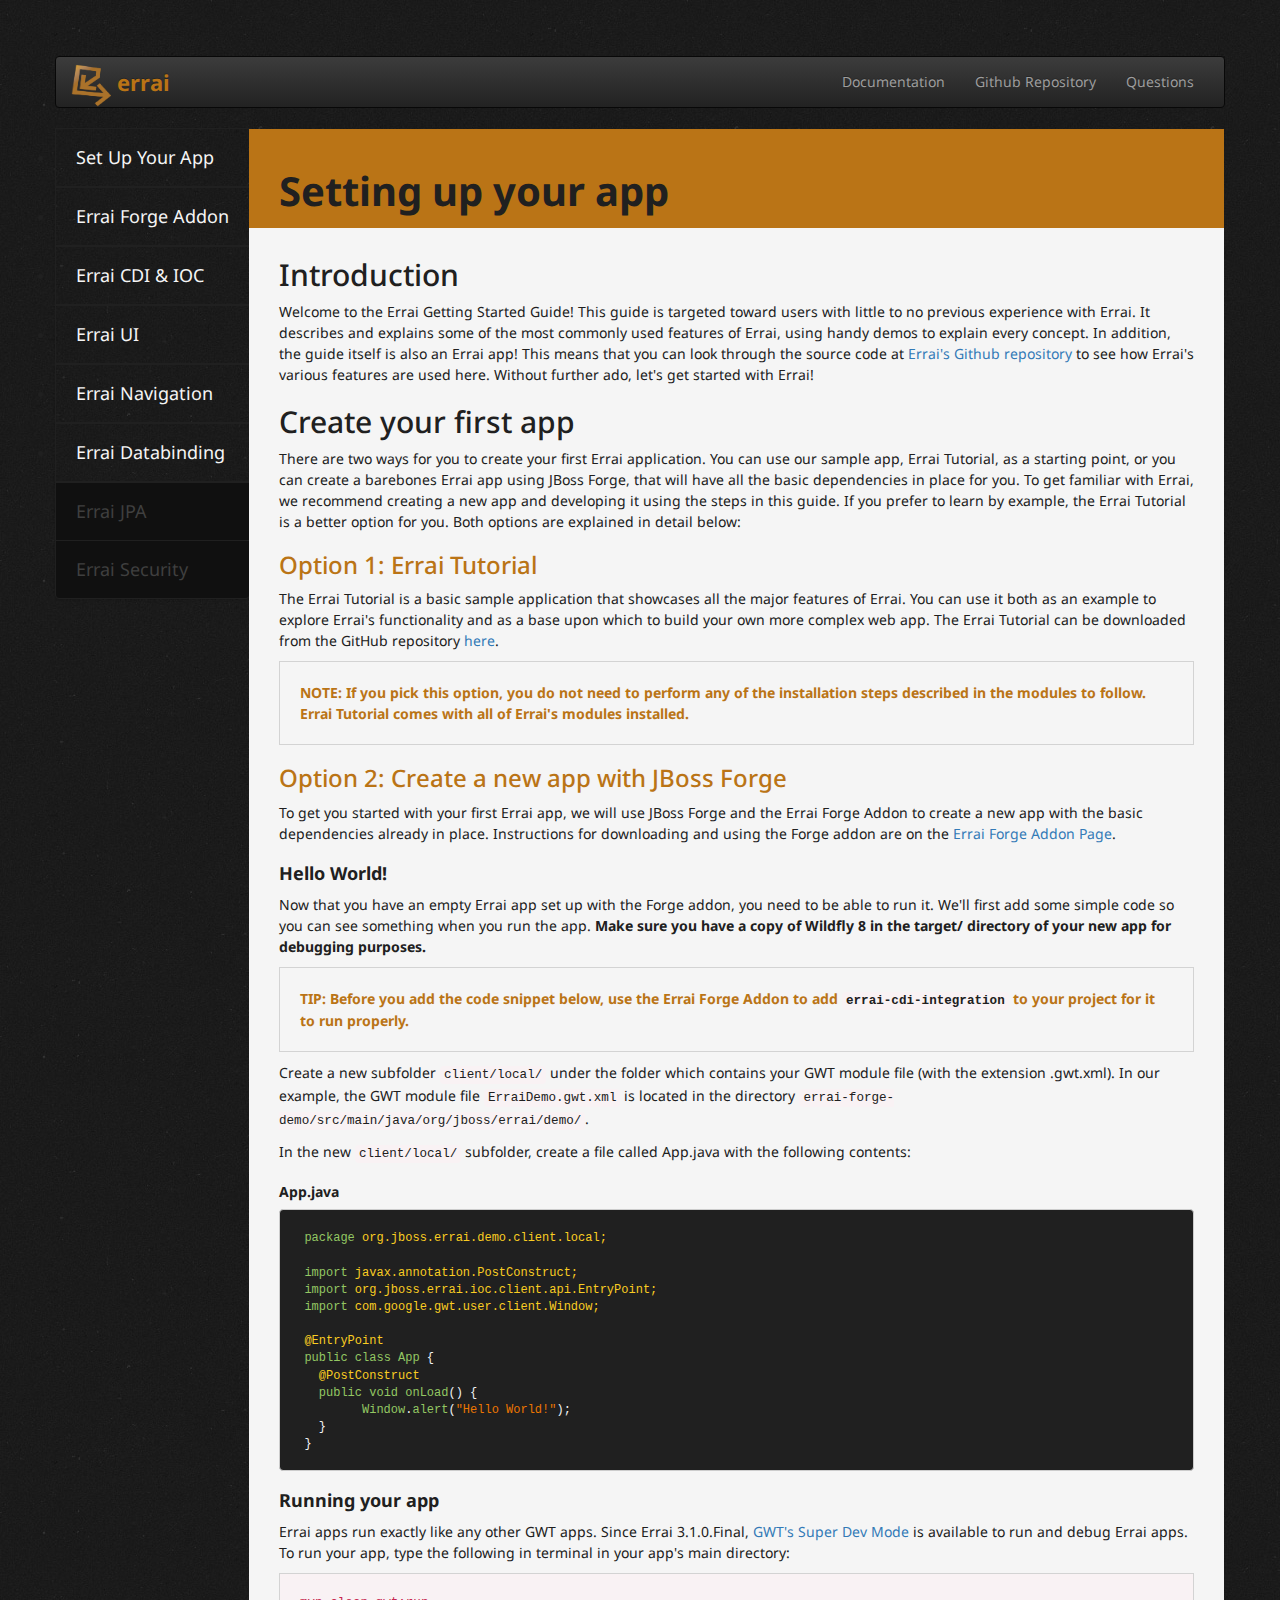
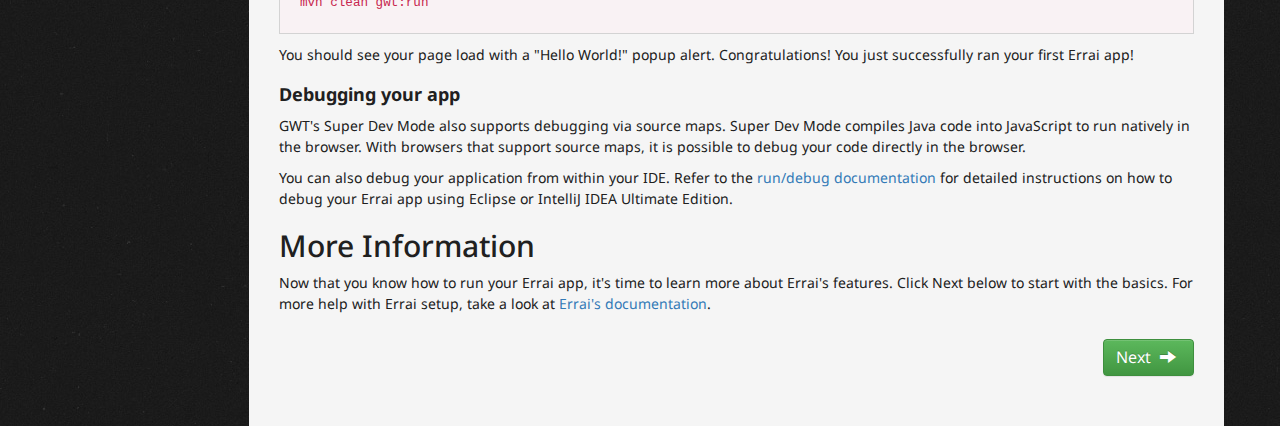
<file: getting-started/index.html>
<!DOCTYPE html>
<html>
<head>
  <meta charset="UTF-8">
  <title>Errai Getting Started Guide</title>
  <script type="text/javascript" src="http://ajax.googleapis.com/ajax/libs/jquery/1.11.1/jquery.min.js"></script>

  <link rel="stylesheet" type="text/css" href="bootstrap/css/bootstrap.css"/>
  <link rel="stylesheet" type="text/css" href="bootstrap/css/bootstrap-theme.min.css"/>

  <link rel="stylesheet" type="text/css" href="css/application.css"/>


  <link rel="stylesheet" type="text/css" href="css/rainbow-syntax-colors.css"/>
  <script type="text/javascript" src="GettingStarted/GettingStarted.nocache.js"></script>
</head>
<body>

<div id="rootPanel"></div>
<iframe src="javascript:''" id="__gwt_historyFrame" style="width: 0; height: 0; border: 0"></iframe>
<script src="bootstrap/js/bootstrap.min.js"></script>
<script type="text/javascript">
  erraiBusRemoteCommunicationEnabled = false;
</script>
<script type="text/javascript" src="rainbow-dev-errai/rainbow.js"></script>
<script type="text/javascript" src="rainbow-dev-errai/language/generic.js"></script>
<script type="text/javascript" src="rainbow-dev-errai/language/html.js"></script>
<script type="text/javascript" src="rainbow-dev-errai/language/java.js"></script>
</body>
</html>
</file>
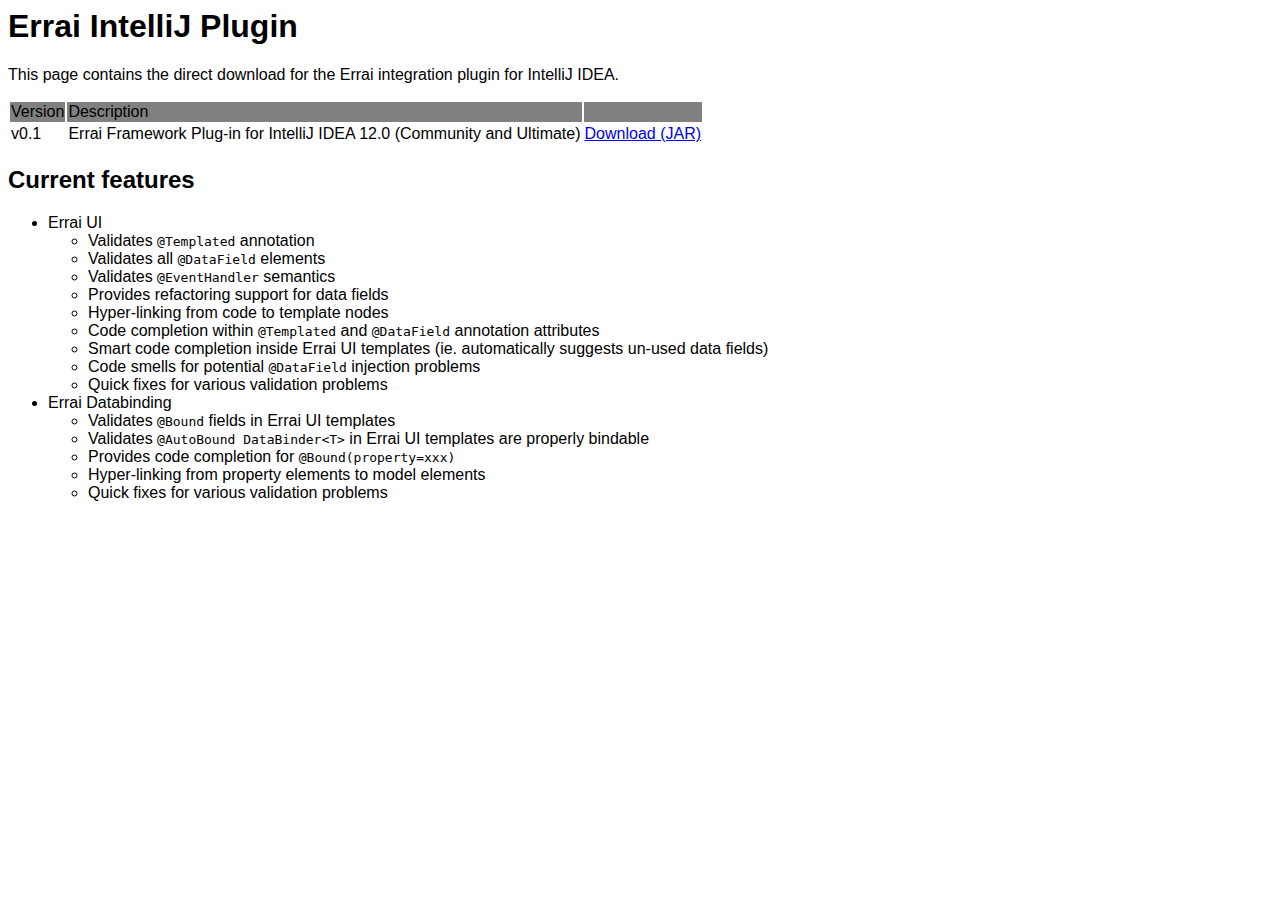
<file: ideaplugin.html>
<head>
    <title>Errai IntelliJ Plugin</title>
    <style type="text/css">
        body {
            font-family: sans-serif;
        }
    </style>
</head>
<body>
<h1>Errai IntelliJ Plugin</h1>

<p>This page contains the direct download for the Errai integration plugin for IntelliJ IDEA.</p>

<table>
    <thead style="background-color: gray;">
    <tr>
        <td>Version</td>
        <td>Description</td>
        <td></td>
    </tr>
    </thead>

    <tbody>
    <tr>
        <td>v0.1</td>
        <td>Errai Framework Plug-in for IntelliJ IDEA 12.0 (Community and Ultimate)</td>
        <td><a href="idea-errai-plugin.jar">Download (JAR)</a></td>
    </tr>
    </tbody>

</table>

<h2>Current features</h2>
<ul>
    <li>Errai UI
        <ul>
            <li>Validates <tt>@Templated</tt> annotation</li>
            <li>Validates all <tt>@DataField</tt> elements</li>
            <li>Validates <tt>@EventHandler</tt> semantics</li>
            <li>Provides refactoring support for data fields</li>
            <li>Hyper-linking from code to template nodes</li>
            <li>Code completion within <tt>@Templated</tt> and <tt>@DataField</tt> annotation attributes</li>
            <li>Smart code completion inside Errai UI templates (ie. automatically suggests un-used data fields)</li>
            <li>Code smells for potential <tt>@DataField</tt> injection problems</li>
            <li>Quick fixes for various validation problems</li>
        </ul>
    </li>
    <li>Errai Databinding
        <ul>
            <li>Validates <tt>@Bound</tt> fields in Errai UI templates</li>
            <li>Validates <tt>@AutoBound DataBinder&lt;T&gt;</tt> in Errai UI templates are properly bindable</li>
            <li>Provides code completion for <tt>@Bound(property=xxx)</tt></li>
            <li>Hyper-linking from property elements to model elements</li>
            <li>Quick fixes for various validation problems</li>
        </ul>
    </li>
</ul>

</body>
</file>
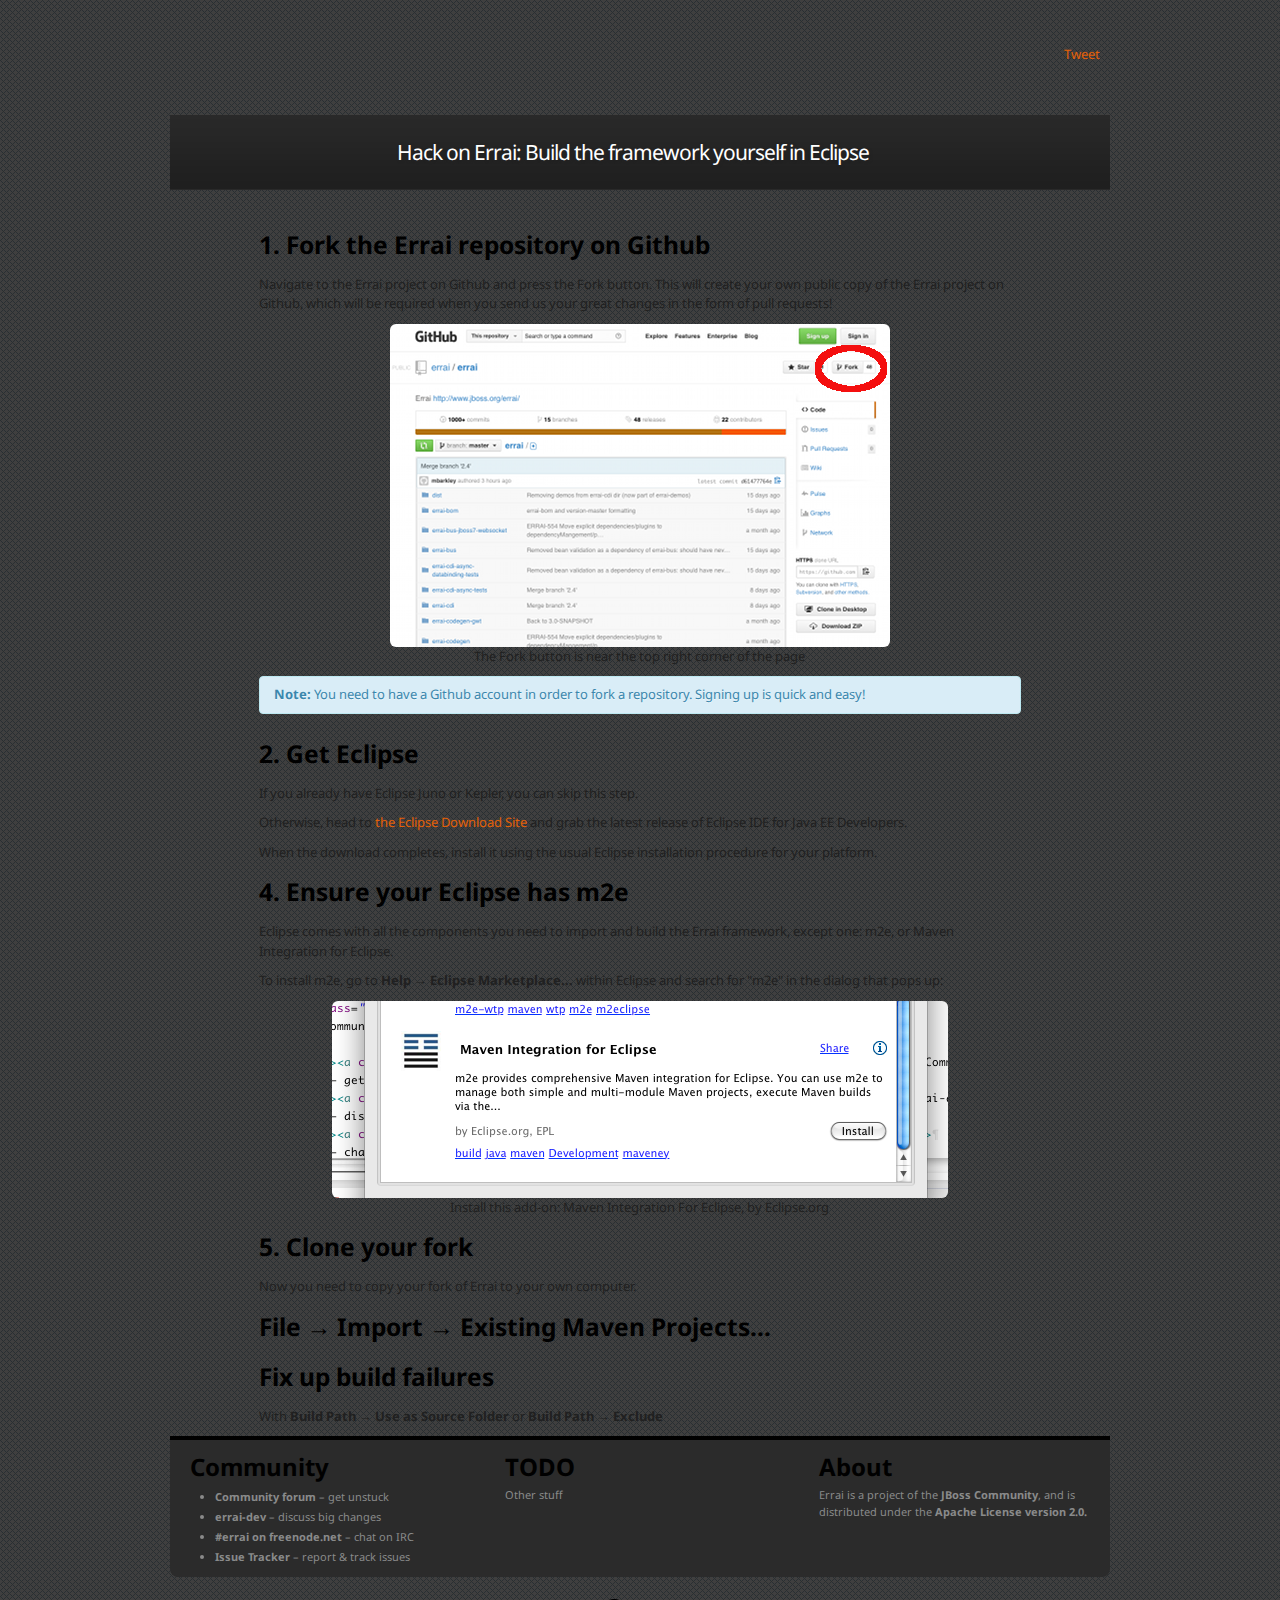
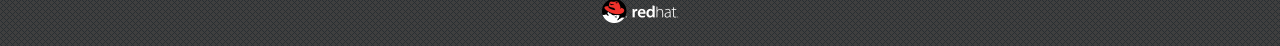
<file: start-contributing/eclipse.html>
<!DOCTYPE html>
<html lang="en">
<head>
<meta charset="UTF-8">
<title>Hack on the Errai Framework</title>
<!-- bootstrap -->
<link rel="stylesheet" href="../css/bootstrap.min.css">
<link rel="stylesheet" href="../css/bootstrap-responsive.min.css">
<!--  Main stylesheet -->
<link rel="stylesheet" href="../css/style.css">
<!--  Theme: black -->
<link rel="stylesheet" href="../css/black.css">
<!--  Syntax highlighting theme  -->
<link rel="stylesheet" href="../css/rainbow-syntax-colors.css" type="text/css">
<!--  Meta  -->
<meta name="description" content="Errai: The browser as a platform">
<meta name="author" content="Errai Team">
<!--  Favicon -->
<link rel="Shortcut Icon" href="http://errai.github.io/images/errai16.png">
<!--  HTML5 for older browsers -->
<script src="../js/modernizr-1.6.min.js"></script>
<!--  Device viewport -->
<meta name="viewport" content="width=device-width, initial-scale=1.0">
</head>
<body>
  <div class="container" id="main-container">
    <div class="row-fluid">
      <div style="float:right; margin-top: 10px">
        <a href="https://twitter.com/share" class="twitter-share-button">Tweet</a>
        <div class="g-plusone" data-size="medium" data-annotation="none"></div>
      </div>
    </div>

    <section id="tagline">
      <div id="left-ear"></div>
      <h2>Hack on Errai: Build the framework yourself in Eclipse</h2>
      <div id="right-ear"></div>
    </section>

    <section id="content" class="row-fluid">
      <div class="span10 offset1">
        <h3>1. Fork the Errai repository on Github</h3>
        <p>Navigate to the Errai project on Github and press the Fork button. This will create your own public copy
        of the Errai project on Github, which will be required when you send us your great changes in the form of
        pull requests!
        
        <p style="text-align: center">
          <img src="images/errai-github-fork.png" class="img-rounded"><br>
          The Fork button is near the top right corner of the page
        </p>
        
        <div class="alert alert-info"><b>Note:</b> You need to have a Github account in order to fork a repository. Signing up is quick and easy!</div>

        <h3>2. Get Eclipse</h3>
        <p>If you already have Eclipse Juno or Kepler, you can skip this step.
        <p>Otherwise, head to <a href="http://www.eclipse.org/downloads/">the Eclipse Download Site</a>
         and grab the latest release of Eclipse IDE for Java EE Developers.
        <p>When the download completes, install it using the usual Eclipse installation procedure for your platform.

        <h3>4. Ensure your Eclipse has m2e</h3>
        <p>Eclipse comes with all the components you need to import and build the Errai framework, except one:
         m2e, or Maven Integration for Eclipse.
        <p>To install m2e, go to <b>Help → Eclipse Marketplace...</b> within Eclipse and search for "m2e" in the
         dialog that pops up:</p>
         
        <p style="text-align: center">
          <img src="images/marketplace-m2e.png" class="img-rounded"><br>
          Install this add-on: Maven Integration For Eclipse, by Eclipse.org
        </p>

        <h3>5. Clone your fork</h3>
        Now you need to copy your fork of Errai to your own computer.



        <h3>File → Import → Existing Maven Projects...</h3>

        <h3>Fix up build failures</h3>

        <p>With <b>Build Path → Use as Source Folder</b> or <b>Build Path → Exclude</b>

      </div>
    </section>

    <footer>
      <div id="large-footer" class="row-fluid">
        <div class="span4 footer-box">
          <div class="footer-box-inner">
            <h5>Community</h5>
            <ul>
              <li><a class="footer-link" href="https://community.jboss.org/en/errai?view=discussions">Community forum</a>
                 – get unstuck
              <li><a class="footer-link" href="https://lists.jboss.org/mailman/listinfo/errai-dev">errai-dev</a>
                 – discuss big changes
              <li><a class="footer-link" href="irc://irc.freenode.net/errai">#errai on freenode.net</a>
                 – chat on IRC
              <li><a class="footer-link" href="irc://irc.freenode.net/errai">Issue Tracker</a>
                 – report &amp; track issues
            </ul>
          </div>
        </div>
        <div class="span4 footer-box">
          <div class="footer-box-inner">
            <h5>TODO</h5>
            <p>Other stuff</p>
          </div>
        </div>
        <div class="span4 footer-box">
          <div class="footer-box-inner">
            <h5>About</h5>
            <p>
              Errai is a project of the <a class="footer-link" href="http://www.jboss.org">JBoss Community</a>, and is
              distributed under the <a class="footer-link" href="http://www.apache.org/licenses/LICENSE-2.0.html">Apache
                License version 2.0.</a>
            </p>
          </div>
        </div>
        <div class="clear"></div>
      </div>
      <div class="clear"></div>
    </footer>
  </div>

  <br class="spacer">
  <div class="container">
    <div class="row-fluid">
      <div class="span12">
        <p class="text-center" style="margin-bottom: 0">
          <a href="http://www.redhat.com/"><img src="../images/redhat_logo.png"></a>
        </p>
      </div>
    </div>
  </div>
  <br class="spacer">

  <!-- Twitter share button -->
  <script>!function(d,s,id){var js,fjs=d.getElementsByTagName(s)[0],p=/^http:/.test(d.location)?'http':'https';if(!d.getElementById(id)){js=d.createElement(s);js.id=id;js.src=p+'://platform.twitter.com/widgets.js';fjs.parentNode.insertBefore(js,fjs);}}(document, 'script', 'twitter-wjs');</script>

  <!-- Google +1 button -->
  <script type="text/javascript">
    (function() {
      var po = document.createElement('script'); po.type = 'text/javascript'; po.async = true;
      po.src = 'https://apis.google.com/js/plusone.js';
      var s = document.getElementsByTagName('script')[0]; s.parentNode.insertBefore(po, s);
    })();
  </script>

  <script src="../js/jquery-1.7.1.min.js" type="text/javascript"></script>
  <script src="../js/jquery.cslider.js" type="text/javascript"></script>
  <script src="../js/jquery.prettyPhoto.js" type="text/javascript"></script>
  <script src="../js/common.js" type="text/javascript"></script>
<!--   <script src="js/rainbow-custom.min.js" type="text/javascript"></script> -->
  <script src="../js/rainbow.js" type="text/javascript"></script>
  <script src="../js/rainbow-java.js" type="text/javascript"></script>
  <script src="../js/rainbow-html.js" type="text/javascript"></script>
</body>
</html>
</file>
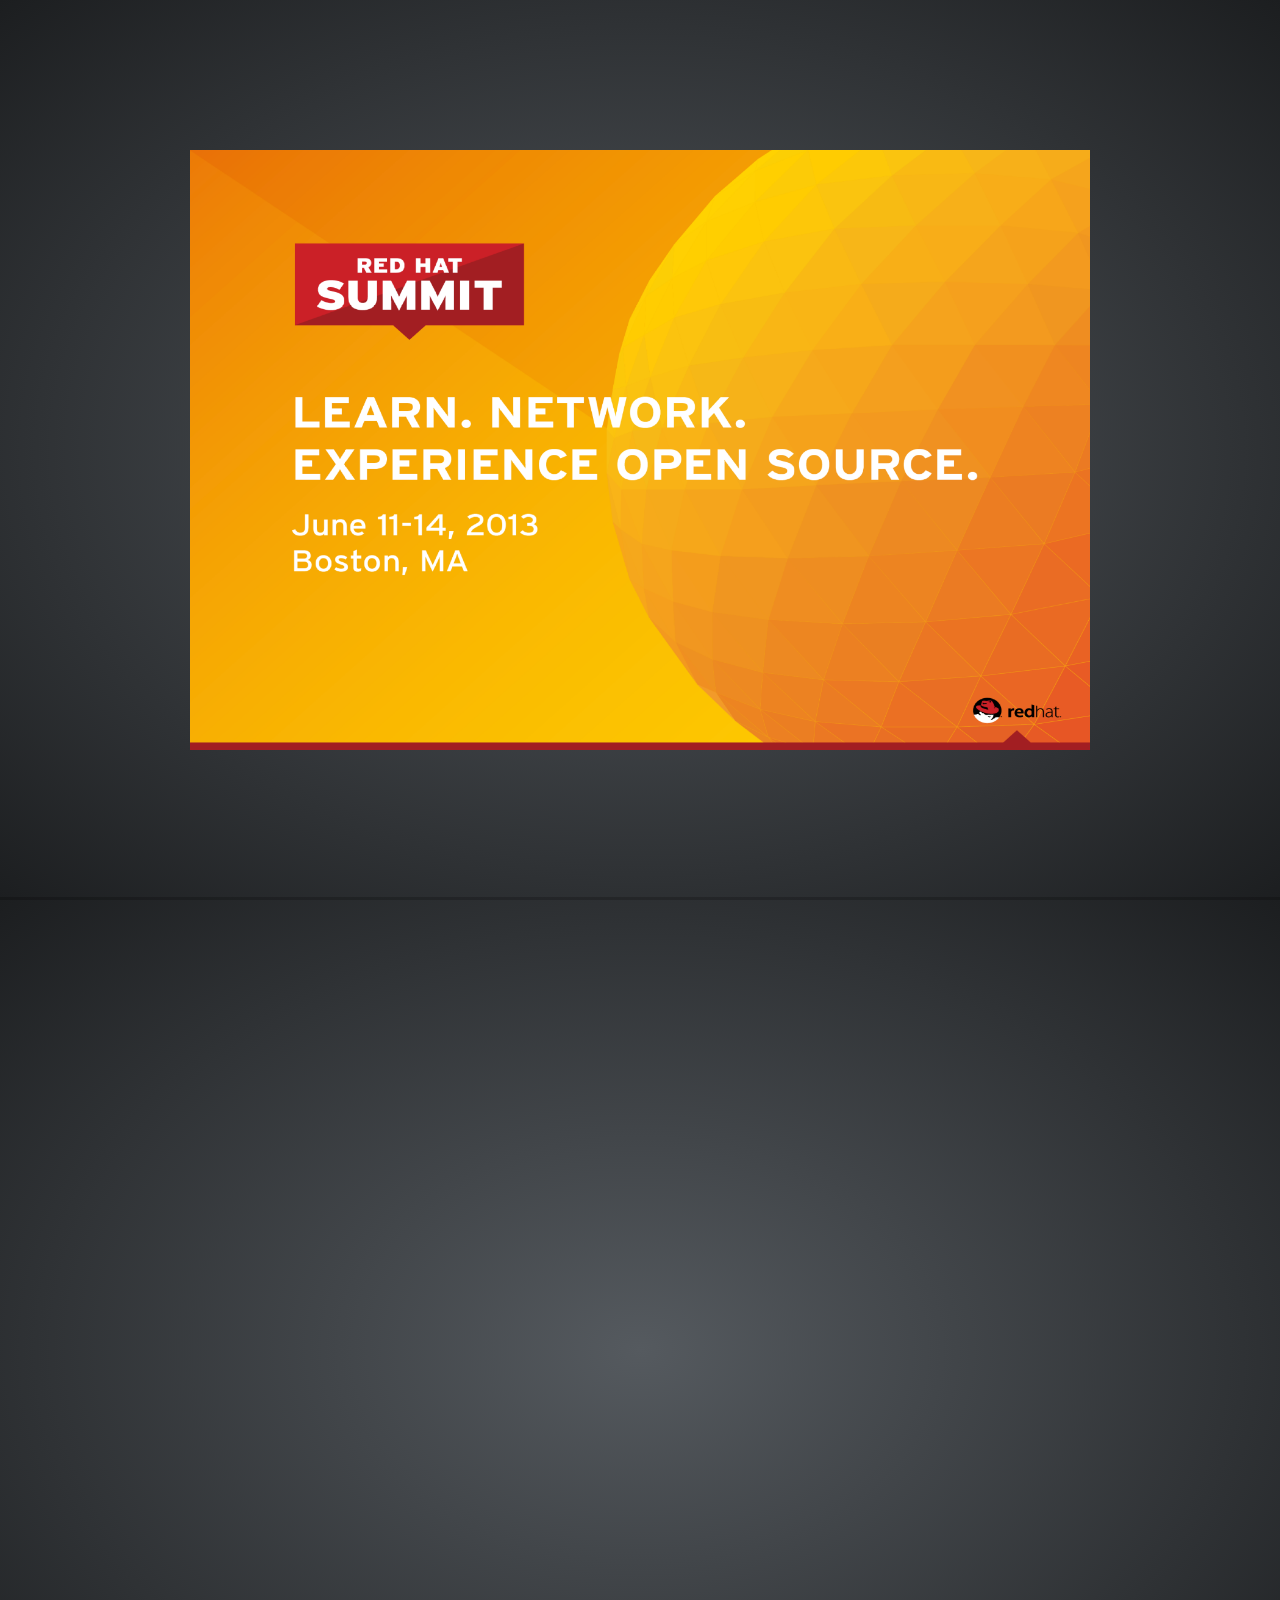
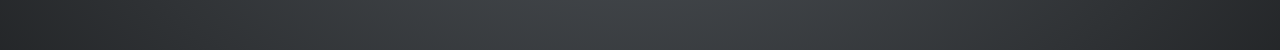
<file: talks/errai-2013-rhs.html>
<!doctype html>
<html lang="en">

<head>
    <meta charset="utf-8">

    <title></title>

    <meta name="description" content=""> 
    <meta name="author" content="Lincoln Baxter, III">

    <meta name="apple-mobile-web-app-capable" content="yes"/>
    <meta name="apple-mobile-web-app-status-bar-style" content="black-translucent"/>

    <link rel="shortcut icon" href="assets/images/favicon.ico" />

    <link rel="stylesheet" href="stylesheets/reset.css">
    <link rel="stylesheet" href="stylesheets/main.css">
    <link rel="stylesheet" href="lib/google-code-prettify/prettify.css">
    <link rel="stylesheet" href="stylesheets/print.css" media="print">
    <link rel="stylesheet" href="stylesheets/conf.css">
    
    <script src="lib/jquery-1.7.2.min.js"></script>
    <script src="js/swfobject.js"></script>

    <script type="text/javascript">
       // This function is automatically called by the player once it loads
       function onYouTubePlayerReady(playerId) {
       }

       function loadPlayer(videoId) {
          // Lets Flash from another domain call JavaScript
          var params = { allowScriptAccess: "always" };
          // The element id of the Flash embed
          var atts = { id: videoId };

          // All of the magic handled by SWFObject (http://code.google.com/p/swfobject/)
       $(document).ready(function () {
          swfobject.embedSWF("http://www.youtube.com/v/" + videoId +
                             "?version=3&enablejsapi=1&rel=0&hd=1&playerapiid=" + videoId + "_id",
                             videoId, "800", "600", "9", null, null, params, atts);

          Reveal.addEventListener(videoId, function () {
             // The player ID comes from the "playerapiid" parameter that was set
             // when the embedded player was loaded
             var player = document.getElementById(videoId);
             player.playVideo();
          }, false);
       });

       }
    </script>
</head>

<body>

<div class="reveal">

<!-- Used to fade in a background when a specific slide state is reached -->
<div class="state-background"></div>

<!-- Any section element inside of this container is displayed as a slide -->
<div class="slides">
<section>
  <section>
    <img class="splash screen" src="assets/images/logos/summit_2013_logo.png" style="width:100%; height:100%; position: absolute; top: 0px; left: 0px; margin: 0px;">
    <img class="splash print" src="assets/images/logos/summit_2013_logo.png">
  </section>
  <section>
    <img class="splash screen" src="assets/images/logos/summit_2013_intro.png" style="width:100%; height:100%; position: absolute; top: 0px; left: 0px; margin: 0px;">
    <img class="splash print" src="assets/images/logos/summit_2013_intro.png">
  </section>
  <section>
    <h2 class="fragment">
      <a href="http://twitter.com/lincolnthree">@csadilek</a>
    </h2>
    <ul class="fragment">
      <li>The smart one</li>
    </ul>
    <h2 class="fragment md100">
      <a href="http://twitter.com/lincolnthree">@lincolnthree</a>
    </h2>
    <ul class="fragment md100">
      <li>The tall one</li>
    </ul>
  </section>
</section>
<section>
  <section data-state="whiteout">
    <img src="assets/images/logos/errai_logo.png">
    <img class="fragment" src="assets/images/JBoss_Community_logo.png">
  </section>
  <section>
    <h2>Our tasks for the day</h2>
    <ol>
      <li class="fragment">Why your job is hard.</li>
      <li class="fragment">How Errai helps.</li>
      <li class="fragment">Errai core concepts.</li>
      <li class="fragment">Go mobile today.</li>
      <li class="fragment md50">Summary.</li>
      <li class="fragment md50">Questions.</li>
    </ol>
  </section>
</section>
<section>
  <section>
    <h2 class="md200">1. Why Your Job is Hard</h2>
    <p class="md200 mr100 fragment">we feel you..</p>
  </section>
  <section>
    <h2>Large development teams make things hard</h2>
    <ul>
      <li class="fragment">Who is working on what?</li>
      <li class="fragment">Skill-segregation causes duplicate work.</li>
      <li class="fragment">
        <span>Code rots over time</span>
        <span class="fragment red">(other people mess it up.)</span>
      </li>
    </ul>
  </section>
  <section>
    <h2>Large or complex code bases make things hard</h2>
    <ul>
      <li class="fragment">Where is code actually used?</li>
      <li class="fragment">What can safely be changed?</li>
      <li class="fragment">
        <span>Code rots over time</span>
        <span class="fragment red">(it just goes bad.)</span>
      </li>
    </ul>
  </section>
  <section>
    <h2>Large customers make things hard</h2>
    <ul>
      <li class="fragment">Requests big changes frequently</li>
      <li class="fragment">Want mobile NOW.</li>
      <li class="fragment">Want super-high performance NOW.</li>
    </ul>
  </section>
</section>
<section>
  <section>
    <h2 class="md200">2. How Errai Helps</h2>
  </section>
  <section>
    <h2>Use the best tools and standards</h2>
    <ul>
      <li class="fragment">HTML5 and CSS for layout</li>
      <li class="fragment">Java for enterprise development</li>
      <li class="fragment">JavaScript for the nitty-gritty</li>
    </ul>
  </section>
  <section>
    <h2>Share code more effectively</h2>
    <ul>
      <li class="fragment">Share data model and validation logic</li>
      <li class="fragment">Don't repeat yourself</li>
      <li class="fragment">Don't re-write other's</li>
    </ul>
  </section>
  <section>
    <h2>Bust that boilerplate!!!</h2>
    <ul>
      <li class="fragment">Declarative, simple code</li>
      <li class="fragment">A little goes a long way</li>
      <li class="fragment">Less code == more time</li>
    </ul>
  </section>
  <section>
    <h2>Seriously, It's real JAVA!</h2>
    <ul>
      <li class="fragment">Type-safe language</li>
      <li class="fragment">Refactoring</li>
      <li class="fragment">Code analysis</li>
      <li class="fragment">Extremely Testable</li>
      <li class="fragment">More people with the right skills</li>
    </ul>
  </section>
</section>
<section>
  <section>
    <h2 class="md200">3. Errai Core Concepts</h2>
  </section>
  <section>
    <ul>
      <li class="fragment">HTML5 Templating</li>
      <li class="fragment">Navigation and Bookmarking</li>
      <li class="fragment">Data Binding</li>
      <li class="fragment">Type-safe RPC and REST</li>
      <li class="fragment">Dependency Injection</li>
      <li class="fragment">Data-sync / offline mode</li>
    </ul>
  </section>
  <section>
    <h2>UI Templating</h2>
    <ul>
      <li class="fragment">Use HTML5 / CSS templates directly from the designer or brand team.</li>
    </ul>
    <pre class="fragment md50 prettyprint" style="font-size:14px"><code id="multiple_page_elements">&lt;form onsubmit=&quot;false&quot; data-field=&quot;app-template&quot;&gt;&#x000A;      &lt;input type=&quot;text&quot; data-field=&quot;name&quot; placeholder=&quot;Full Name&quot; type=&quot;text&quot;/&gt;&#x000A;      &lt;input type=&quot;email&quot; data-field=&quot;email&quot; placeholder=&quot;you@example.com&quot; type=&quot;text&quot; /&gt;&#x000A;      &lt;textarea data-field=&quot;complaint&quot; rows=&quot;10&quot; placeholder=&quot;What can we help you with?&quot;&gt;&#x000A;      &lt;button type=&quot;button&quot; class=&quot;btn&quot; data-field=&quot;submit&quot;&gt;Submit&lt;/button&gt;&lt;br /&gt;&#x000A;    &lt;/form&gt;</code></pre>
    <p class="fragment md50">
      Just attach it!
    </p>
    <pre class="fragment md50 prettyprint" style="font-size:14px"><code id="multiple_page_elements">@Templated(&quot;Admin.html#app-template&quot;)&#x000A;    public class Admin extends Composite</code></pre>
  </section>
  <section>
    <h2>Navigation and Bookmarking</h2>
    <p class="fragment md50">
      It's simple:
    </p>
    <pre class="fragment md50 prettyprint" style="font-size:14px"><code id="multiple_page_elements">@Page&#x000A;    @Templated(&quot;Admin.html#app-template&quot;)&#x000A;    public class Admin extends Composite</code></pre>
    <p class="fragment md50">
      And navigate:
    </p>
    <pre class="fragment md50 prettyprint" style="font-size:14px"><code id="multiple_page_elements">@Inject&#x000A;    private TransitionTo&lt;Admin&gt; adminPage;</code></pre>
  </section>
  <section>
    <h2>Two-Way Data Binding</h2>
    <ul>
      <li class="fragment">Remove boilerplate code and bring forms to life with a few simple annotations.</li>
    </ul>
    <pre class="fragment md50 prettyprint" style="font-size:18px"><code id="multiple_page_elements">@Inject @Model private UserComplaint model;</code></pre>
    <p class="fragment md50">
      And bind:
    </p>
    <pre class="fragment md50 prettyprint" style="font-size:18px"><code id="multiple_page_elements">@Inject @Bound @DataField private TextBox name;&#x000A;    @Inject @Bound @DataField private TextBox email;&#x000A;    @Inject @Bound @DataField private TextArea complaint;&#x000A;    @Inject @DataField private Button submit;</code></pre>
  </section>
  <section>
    <h2>Type-safe RPC and REST</h2>
    <ul>
      <li class="fragment">Simple and powerful to set up, leaving a foundation of confidence to refactor, test, and maintain.</li>
    </ul>
    <pre class="fragment md50 prettyprint" style="font-size:18px"><code id="multiple_page_elements">@Inject&#x000A;    private Caller&lt;UserComplaintEndpoint&gt; endpoint;</code></pre>
    <p class="fragment md50">
      And with our DataBinder model:
    </p>
    <pre class="fragment md50 prettyprint" style="font-size:18px"><code id="multiple_page_elements">endpoint.call().create(model);</code></pre>
  </section>
  <section>
    <h2>Dependency Injection</h2>
    <ul>
      <li class="fragment">The bedrock of object oriented programming: why not use it in the browser?</li>
      <li class="fragment">Use real-time client/server broadcast events and updates.</li>
    </ul>
  </section>
  <section>
    <h2>Offline mode and data sync</h2>
    <p class="fragment">Stay connected, even when you can't.</p>
    <p class="fragment">Bring ideas together again, satisfy rising demands for collaboration.</p>
    <pre class="fragment md50 prettyprint" style="font-size:18px"><code id="multiple_page_elements">@Inject private EntityManager em;&#x000A;    @Inject private ClientSyncManager syncManager;</code></pre>
  </section>
</section>
<section>
  <section>
    <h2 class="md200">The BIG INSPIRATIONAL DEMO!</h2>
  </section>
</section>
<section>
  <section>
    <h2 class="md200">4. Go Mobile Today</h2>
  </section>
  <section>
    <h2>Use native android, iphone, and blackberry features.</h2>
    <ul>
      <li class="fragment">Camera</li>
      <li class="fragment">Location - GPS</li>
      <li class="fragment">Orientation</li>
      <li class="fragment">Accelerometer</li>
      <li class="fragment">Compass</li>
      <li class="fragment">And many more...</li>
    </ul>
  </section>
</section>
<section>
  <section>
    <h2 class="md200">5. Summary</h2>
  </section>
  <section>
    <h2>Our tasks for the day</h2>
    <ol>
      <li class="fragment">Your job is hard.</li>
      <li class="fragment">Errai can help.</li>
      <li class="fragment">Core concepts FTW.</li>
      <li class="fragment">Go mobile today.</li>
    </ol>
  </section>
</section>
<section>
  <section>
    <h2 class="md200">Questions</h2>
    <p class="md200 mr100 fragment">we know you have them...</p>
    <p class="md200 mr100 fragment">we can tell...</p>
    <p class="md200 mr100 fragment">there are always questions...</p>
  </section>
</section>
<section>
  <h2>The end?</h2>
  <h3 class="fragment" style="margin-top: 160px">The beginning - of your adventure with Errai!</h3>
</section>
<section>
  <h2>"An incredibly comprehensive UI framework solution."</h2>
</section>
<section>
  <h2>"The most maintainable client-side architecture for large projects."</h2>
</section>
<section>
  <h2>"Scalable, secure, and mobile ready."</h2>
</section>
<section>
  <h2>"Provies a Java skillset alternative to JavaScript."</h2>
</section>
<section>
  <h2 style="margin-bottom:100px;">Additional Resources</h2>
  <div class="left resources">
    <p>Quickstarts and guides:</p>
    <ul class="links">
      <li>
        <a href="http://erraiproject.org/get-started/">Get started with Errai</a>
      </li>
      <li>
        <a href="http://erraiproject.org/docs/">Errai Project Documentation</a>
      </li>
    </ul>
  </div>
</section>
<section>
  <h2>Stay in the loop</h2>
  <ul class="links loop">
    <li>
      Project website:
      <a href="http://erraiproject.org/">http://erraiproject.org</a>
    </li>
    <li>
      Twitter:
      <a href="https://twitter.com/search/%23JBossErrai">https://twitter.com/search/#JBossErrai</a>
    </li>
    <li>
      Errai Forums:
      <a href="https://community.jboss.org/en/errai">https://community.jboss.org/en/errai</a>
    </li>
    <li>
      IRC:
      <a href="http://webchat.freenode.net?channels=errai">#errai</a>
    </li>
  </ul>
  <p style="margin-top: 50px">Get involved:</p>
  <center>
    <img src="assets/images/logos/errai_logo.png" width="150px">
  </center>
  <ul class="links">
    <li>
      Get the source:
      <a href="https://github.com/errai/errai">https://github.com/errai/errai</a>
    </li>
    <li>
      Join the discussion:
      <a href="https://lists.jboss.org/mailman/listinfo/errai-dev">https://lists.jboss.org/mailman/listinfo/errai-dev</a>
    </li>
  </ul>
</section>
</div>

<!-- The navigational controls UI -->
<aside class="controls">
    <a class="left" href="#">&#x25C4;</a>
    <a class="right" href="#">&#x25BA;</a>
    <a class="up" href="#">&#x25B2;</a>
    <a class="down" href="#">&#x25BC;</a>
</aside>

<!-- Displays presentation progress, max value changes via JS to reflect # of slides -->
<div class="progress"><span></span></div>

</div>

<!-- Optional libraries for code syntax highlighting and classList support in IE9 -->
    <script src="lib/google-code-prettify/prettify.js"></script>
    <script src="lib/classList.js"></script>
    <script src="js/reveal.js"></script>
    <script src="js/code_highlight.js"></script>

<script>
    // Parse the query string into a key/value object
    var query = {};
    location.search.replace(/[A-Z0-9]+?=(\w*)/gi, function (a) {
        query[ a.split('=').shift() ] = a.split('=').pop();
    });

    // Fires each time a new slide is activated
    Reveal.addEventListener('slidechanged', function (event) {
        // event.previousSlide, event.currentSlide, event.indexh, event.indexv
    });

    $(document).ready(function () {
    Reveal.initialize({
        // Display controls in the bottom right corner
        controls:false,

        // Display a presentation progress bar
        progress:true,

        // If true; each slide will be pushed to the browser history
        history:true,

        // Loops the presentation, defaults to false
        loop:false,

        // Flags if mouse wheel navigation should be enabled
        mouseWheel:false,

        // Apply a 3D roll to links on hover
        rollingLinks:false,

        // UI style
        theme:query.theme || 'default', // default/neon

        // Transition style
        transition:'linear' // || query.transition || 'default' // default/cube/page/concave/linear(2d)
    });
    CodeHighlight.initialize({reveal: Reveal});
    prettyPrint();
    });


</script>
</body>
</html>
</file>
<file: getting-started/css/application.css>
@import url(http://fonts.googleapis.com/css?family=Droid+Sans:400,700);

.title {
    background-color:#BA7416;
    color: #202020;
    padding: 20px 30px 5px;
}

h1 {
    font-size: 40px;
    font-weight: bold;
}

h3 {
    color: #BA7416;
}

h4 {
    margin-top: 20px;
    font-weight: bold;
}

h5 {
    margin-top: 20px;
    font-weight: bold;
}

h6 {
    margin-top: 20px;
    font-size: 14px;
    color: #BA7416;
    font-weight: bold;
}

code {
    color: #202020;
}

code.textblock {
    color: #c7254e;
}

.overview {
    color: #4b2512;
    font-size: 10px;
}

.page {
    padding: 10px 30px 20px;
}

ul {
    padding-left: 25px;
}
.navbar-brand>img {
    display: inline-block;
    width: 40px;
    height: 45px;
}

.navbar-inverse .navbar-brand  {
    font-size: 22px;
    font-family: 'Droid Sans', sans-serif;
    font-weight: 700;
    color: #ba7416;
    padding-top: 5px;
}

a.list-group-item {
    border-radius: 0 !important;
    color: #f5f5f5;
}

a.list-group-item:hover {
    background-color: black;
    color: #f5f5f5;
}

.list-group-item {
    padding: 15px 20px;
    font-size: 18px;
    background-color: transparent;
    border-color: #202020;
}

body {
    font: 14px/1.5 'Droid Sans', Arial, 'Liberation Sans', FreeSans, sans-serif;
    background: url(../images/background.png) 0 0;
    padding-top: 35px;
    color: #202020;
}

#content {
    background: #f5f5f5;
    margin-left: -1px;
    margin-top: 1px;
    min-height: 600px;
    padding: 0 0 30px 0;

}

#sidebar {
    padding: 0;
}

.sidebar {
    padding: 0;
    position: fixed;
    width: inherit;
    top: 0px;
    bottom: 0;
    left: 0px;
    z-index: 1000;
    display: block;
    overflow-x: hidden;
    overflow-y: auto;
}

.textblock {
    display: block;
    padding: 20px;
    border: 1px solid lightgrey;
    border-radius: 0;
    margin: 10px 0;
}

.tip {
    color: #BA7416;
    font-weight: bold;
}

img {
    max-width:inherit;
    max-height:inherit;
    vertical-align: middle;
}

.code-snippet {
    background-color: #202020;
    padding: 20px 10px 0 10px;
    font-size: 12px;
    display: block;
}

.img-center {
    margin: 2% 4% 4% 4%;
    width: auto;
    height: auto;
    max-height: 700px;
    text-align: center;
}

.list-group-item.disabled {
    background-color: #101010;
    color: #3F3F3F;
}

.list-group-item.disabled:hover {
    background-color: #101010;
    color: #3F3F3F;
    cursor: not-allowed;
}

form {
    max-width: 400px;
    margin-top: 15px;
}

.glyphicon {
    margin: 0 5px;
}

.nav-button {
    font-size: 16px;

}

#footer {
    margin: 0;
    padding-top: 15px;
}

.info {
    margin: 15px 0 30px 0;
    padding-bottom: 15px;
    border-bottom: solid 1px #808080;
}

.btn-row {
    margin: 0 0 20px 0;
}

ol li {
    margin-bottom: 10px;
}

#infoDisplay {
    padding-top: 16px;
}

.goodbye {
    font-size: 16px;
    color: #ba7416;
    font-weight: bold;
}
</file>
<file: getting-started/css/rainbow-syntax-colors.css>
/**
 * Obsidian theme
 *
 * Adapted from a theme based on:
 * http://studiostyl.es/schemes/son-of-obsidian
 *
 * @author Dan Stewart <dan@stewshack.com>
 * @version 1.0
 */
pre {
    word-wrap: break-word;
    margin: 0px;
    padding: 10px;
    color: #F1F2F3;
    font-size: 14px;
    margin-bottom: 20px;
}

pre, code {
    font-family: 'Monaco', courier, monospace;
}

pre .comment {
	color: #66747B;
}

pre .constant {
	color: #EC7600;
}

pre .storage {
	color: #EC7600;
}

pre .string, pre .comment.docstring {
	color: #EC7600;
}

pre .string.regexp, pre .support.tag.script, pre .support.tag.style {
    color: #fff;
}


pre .keyword, pre .selector {
	color: #93C763;
}

pre .inherited-class {
    font-style: italic;
}

pre .entity {
	color: #93C763;
}

pre .integer {
	color: #FFCD22;
}

pre .support, *[data-language="csharp"] .function.call {
	color: #FACD22;
}

pre .variable.global, pre .variable.class, pre .variable.instance {
	color: #CCC;
}

/* C# specific rule */
pre .preprocessor {
	color: #66747B;
}
</file>
<file: css/style.css>
@import url(http://fonts.googleapis.com/css?family=Droid+Sans:400,700);

body {
    font: 13px/1.5 'Droid Sans', Arial, 'Liberation Sans', FreeSans, sans-serif;
    background: url(../images/background.png) 0 0;
    background-color: #333;
    padding-top: 35px;
    color: #202020;
}

#body-svg {    
    position: absolute;
    width: 100%;
    height: 100%;
    top: 0;
    pointer-events: none;
    min-height:964px;    
}

.content {
    background: #f1f1f1;
}

header {
    background-repeat: no-repeat;
    background-position: top center;
    -moz-border-radius: 8px 8px 0 0;
    -webkit-border-radius: 8px 8px 0 0;
    border-radius: 8px 8px 0 0;
    padding-bottom: 50px;
    overflow: visible;
}

header pre {
    background-color: transparent;
    border: none;
}

header pre .close {
    float: none;
    opacity: 1;
    text-shadow: none;
}

#tagline {
    width: 100%;
    margin-top: 50px;
    background: url(../images/tagline-background.jpg) repeat;
    position: relative;
    text-align: center;
}

#tagline h2 {
    display: inline;
    line-height: 75px;
    width: 100%;
    font-size: 21px;
    color: white;
    text-shadow: 1px 1px 3px #222;
    margin-right: 15px;
    font-weight: normal;
    letter-spacing: -1px
}

#tagline .btn {
    display: inline;
}

.content-box h3 {
    font-size: 21px;
    font-weight: bold;
    text-transform: capitalize;
    margin: 5px 0 4px 0;
    text-shadow: 1px 1px 1px white;
    letter-spacing: -1px;
}

.content-box p {
    font-size: 14px;
    color: #888;
    padding: 0 10px;
    margin-bottom: 0;
}

div.html5-summary {
    border-bottom: 1px solid #ccc;
    margin-bottom: 25px;
}

div.release-summary {
    background: #EDEDED;
    border-top: 1px solid #f9f9f9;
    border-bottom: 1px solid #ccc;
    padding-top: 25px;
    padding-bottom: 0px;
    margin-top: 25px;
    margin-bottom: 25px;
}

div.release-summary .row-fluid {
    padding-bottom: 20px;
}

div.release-summary hr {
    margin-top: 0;
    margin-bottom: 15px;
}

div.release-summary .title {    
    font-size: 24px;
    font-weight: bold;
}

div.release-summary .version-primary {
    font-size: 24px;
    font-weight: bold;
}

div.release-summary .version-other {
    font-size: 20px;
}

section.full {
    padding: 0;
}

#content {
    padding-top: 25px;
}

.block .subtitle {
    font-size: 12px;
    text-transform: uppercase;
    line-height: 16px;
    letter-spacing: 3px;
    margin: 12px 0;
    color: #888;
    background: #ededed;
}

.block p {
    font-size: 13px;
    line-height: 20px;
    margin-bottom: 25px;
    color: #888;
}

.flex-video {
    position: relative;
    height: 0;
    margin-bottom: 16px;
    box-shadow: 0 0 12px #333;
    -moz-box-shadow: 0 0 12px #333;
    -webkit-box-shadow: 0 0 12px #333;
}

.row-fluid {
    box-sizing: border-box;
    -webkit-box-sizing: border-box;
    -moz-box-sizing: border-box;
    padding-left: 10px;
    padding-right: 10px
}

#howto-panels {
    text-align: center;
    box-shadow: 0 0 1px #777;
    border-top: 1px solid #f9f9f9;
    padding: 13px 0 24px;
    width: 100%;
    background: #f1f1f1;
}

#howto-panels p {
    font-size: 31px;
    margin: 8px 14px;
    position: relative;
    font-weight: bold;
    color: #777;
    text-shadow: 1px 1px 1px white;
    letter-spacing: -2px;
    line-height: 30px;
}

a.howto-link:visited {
    color: #777;
    font-weight: bold;
}

a.howto-link:link {
    color: #777;
    font-weight: bold;
    text-decoration: underline;
}

#large-footer {
    background: #2b2b2b;
    color: #898a8a;
    font-size: 11px;
    box-sizing: border-box;
    -moz-border-radius: 0 0 8px 8px;
    -webkit-border-radius: 0 0 8px 8px;
    border-radius: 0 0 8px 8px;
}

#large-footer h5 {
    font-size: 24px;
    margin-top: 17px
}

#large-footer h6 {
    font-size: 13px;
    line-height: 18px;
    color: #898a8a
}

a.footer-link:link {
    color: #898a8a;
    font-weight: bold;
}

a.footer-link:visited {
    color: #898a8a;
    font-weight: bold;
}

a.footer-link:hover {
    color: #898a8a;
    font-weight: bold;
}

a.footer-link:active {
    color: #898a8a;
    font-weight: bold;
}

.footer-box-inner {
    padding: 0 10px
}

.footer-attribution {
	text-align: center;
}

#contact_form {
    width: 100%;
    height: auto;
    display: block
}

/* 14. Footer */

#footer {
    height: 50px;
    margin-bottom: 20px;
    background: #252525 url(../images/footer-background.png) repeat-x;
    border-top: 1px solid #1e1e1e;
    -moz-border-radius: 0 0 8px 8px;
    -webkit-border-radius: 0 0 8px 8px;
    border-radius: 0 0 8px 8px
}

img#footer-logo {
    margin: 12px 0 0 20px;
    float: left;
}

#copyright {
    float: left;
    margin: 18px 0 0 6px;
    color: #4C4C4C;
    letter-spacing: -1px
}

/* Demo stuff */

#demo-container {
    text-align: center
}

#demo-container h1 {
    margin-bottom: 75px;
    margin-top: 100px;
    color: white;
    position: relative;
    z-index: 9;
    text-shadow: 1px 1px 1px #555;
    text-transform: uppercase;
    font-size: 17px
}

.flex-video.widescreen { padding-bottom: 57.25%; }
.flex-video.vimeo { padding-top: 0; }

.flex-video iframe,
.flex-video object,
.flex-video embed {
    position: absolute;
    top: 0;
    left: 0;
    width: 100%;
    height: 100%;
}

.code-snippet {
    font-size:12px;
    background-color:#333;    
}

br.spacer {
    padding-top: 20px;
}

@media only screen and (max-device-width: 800px),
only screen and (device-width: 1024px) and (device-height: 600px),
only screen and (width: 1280px) and (orientation: landscape), only screen and (device-width: 800px),
only screen and (max-width: 767px) {
    .flex-video { padding-top: 0; }
}

@media (min-width: 768px) and (max-width: 979px) {
    .row-fluid > [class*=span3]:nth-child(2n+1) {
        clear: both;
        margin-left: 0;
    }

    .row-fluid .span3 {
        width: 48.61878453038674%;
    }
    .da-slide .da-img {
        width: 75%;
    }
    .code-snippet-full {
        font-size:12px;
        background-color:#333;
        visibility:visible;
        min-width:657px;
    }
    .code-snippet-short {
        font-size:12px;
        background-color:#333;
        visibility:hidden;
        height: 0px;
        padding: 0px 0px 0px 0px;
        margin: 0px 0px 0px 0px;
    }
    .complaint-form {
        min-width: 480px;
    }
    .customer-form {
        min-width: 485px;
    }
}

@media (min-width: 767px) {
    .flex-video.widescreen {
        padding-bottom: 37%;
    }
    .code-snippet-full {
        font-size:12px;
        background-color:#333;
        visibility:visible;        
    }
    .code-snippet-short {
        font-size:12px;
        background-color:#333;
        visibility:hidden;
        height: 0px;
        padding: 0px 0px 0px 0px;
        margin: 0px 0px 0px 0px;
    }
    .complaint-form {
        min-width: 700px;
    }
    .customer-form {
        min-width: 700px;
    }
}

@media (max-width: 767px) {
    body {
        padding: 0;
    }
    #teaser {
        background: url(../images/errai_logo.png) no-repeat center;
    }
    #tagline {
        display: none;
    }
    .da-slider {
        min-height: 230px;
    }
    .da-slide h2 {
        margin-top: 50px;
    }
    header pre {
        display: none !important;
    }
    .code-snippet-full {
        font-size:12px;
        background-color:#333;
        height: 0px;
        padding: 0px 0px 0px 0px;
        margin: 0px 0px 0px 0px;
        visibility:hidden;
    }
    .code-snippet-short {
        font-size:12px;
        background-color:#333;
        visibility:visible;
    }
    .row-fluid {
        min-width: 340px;
    }
    .complaint-form {
        min-width: 310px;
    }
    .customer-form {
        min-width: 340px;
    }

}

@media (min-width: 1200px) {
    .container, .navbar-static-top .container, .navbar-fixed-top .container, .navbar-fixed-bottom .container {
        width: 940px;
    }
    .code-snippet-full {
        font-size:12px;
        background-color:#333;
        visibility:visible;
    }
    .code-snippet-short {
        font-size:12px;
        background-color:#333;
        visibility:hidden;
        height: 0px;
        padding: 0px 0px 0px 0px;
        margin: 0px 0px 0px 0px;
    }
    .complaint-form {
        min-width: 480px;
    }
    .customer-form {
        min-width: 485px;
    }

}

a {
  color: #E56108;
  text-decoration: none;
}

div.gfc-control {
 height: 275px;
 overflow: hidden;
}
</file>
<file: css/black.css>
header {
	background-color:#000000
}

blockquote, blockquote p, h1,h2,h3,h4,h5, .price-box ul li b {
	color:#000000
}

#large-footer {
	border-top:4px solid #000000
}
</file>
<file: css/rainbow-syntax-colors.css>
/**
 * Obsidian theme
 *
 * Adapted from a theme based on:
 * http://studiostyl.es/schemes/son-of-obsidian
 *
 * @author Dan Stewart <dan@stewshack.com>
 * @version 1.0
 */
pre {
    word-wrap: break-word;
    margin: 0px;
    padding: 10px;
    color: #F1F2F3;
    font-size: 14px;
    margin-bottom: 20px;
}

pre, code {
    font-family: 'Monaco', courier, monospace;
}

pre .comment {
	color: #66747B;
}

pre .constant {
	color: #EC7600;
}

pre .storage {
	color: #EC7600;
}

pre .string, pre .comment.docstring {
	color: #EC7600;
}

pre .string.regexp, pre .support.tag.script, pre .support.tag.style {
    color: #fff;
}


pre .keyword, pre .selector {
	color: #93C763;
}

pre .inherited-class {
    font-style: italic;
}

pre .entity {
	color: #93C763;
}

pre .integer {
	color: #FFCD22;
}

pre .support, *[data-language="csharp"] .function.call {
	color: #FACD22;
}

pre .variable.global, pre .variable.class, pre .variable.instance {
	color: #CCC;
}

/* C# specific rule */
pre .preprocessor {
	color: #66747B;
}
</file>
<file: talks/stylesheets/main.css>
/**
 * Main styles for reveal.js 
 *
 * @author Hakim El Hattab
 */


/*********************************************
 * FONT-FACE DEFINITIONS
 *********************************************/

@font-face {
	font-family: 'League Gothic';
	src: url('../assets/fonts/leaguegothic/league_gothic-webfont.ttf') format('truetype');
	font-weight: normal;
	font-style: normal;
}


/*********************************************
 * GLOBAL STYLES
 *********************************************/

html, body {
	padding: 0;
	margin: 0;
	width: 100%;
	height: 100%;
	min-height: 600px;
}

body {
	position: relative;
	padding: 0;
	margin: 0;
	overflow: hidden;
	
	font-family: 'Lato', Times, 'Times New Roman', serif;
	font-size: 36px;
	font-weight: 200;
	letter-spacing: -0.02em;
	color: #eee;

	background: #1c1e20;
	background: url([data-uri]);
	background: -moz-radial-gradient(center, ellipse cover,  rgba(85,90,95,1) 0%, rgba(28,30,32,1) 100%);
	background: -webkit-gradient(radial, center center, 0px, center center, 100%, color-stop(0%,rgba(85,90,95,1)), color-stop(100%,rgba(28,30,32,1)));
	background: -webkit-radial-gradient(center, ellipse cover,  rgba(85,90,95,1) 0%,rgba(28,30,32,1) 100%);
	background: -o-radial-gradient(center, ellipse cover,  rgba(85,90,95,1) 0%,rgba(28,30,32,1) 100%);
	background: -ms-radial-gradient(center, ellipse cover,  rgba(85,90,95,1) 0%,rgba(28,30,32,1) 100%);
	background: radial-gradient(center, ellipse cover,  rgba(85,90,95,1) 0%,rgba(28,30,32,1) 100%);
}

/*********************************************
 * HEADERS
 *********************************************/
.reveal h1, 
.reveal h2, 
.reveal h3, 
.reveal h4 {
	margin: 0 0 20px 0;
	
	color: #eee;
	
	font-family: 'League Gothic', sans-serif;
	line-height: 0.9em;
	letter-spacing: 0.02em;
	
	text-transform: uppercase;
	text-shadow: 0px 0px 6px rgba(0,0,0,0.2);
}

.reveal h1 { font-size: 136px; 	}
.reveal h2 { font-size: 76px;	}
.reveal h3 { font-size: 56px;	}
.reveal h4 { font-size: 36px;	}

.reveal h1.inverted,
.reveal h2.inverted,
.reveal h3.inverted,
.reveal h4.inverted {
	color: #fff;
	text-shadow: 0px 0px 2px rgba(0,0,0,0.2);
}

.reveal h1 {
	text-shadow: 0 1px 0 #ccc,
                 0 2px 0 #c9c9c9,
                 0 3px 0 #bbb,
                 0 4px 0 #b9b9b9,
                 0 5px 0 #aaa,
                 0 6px 1px rgba(0,0,0,.1),
                 0 0 5px rgba(0,0,0,.1),
                 0 1px 3px rgba(0,0,0,.3),
                 0 3px 5px rgba(0,0,0,.2),
                 0 5px 10px rgba(0,0,0,.25),
                 0 20px 20px rgba(0,0,0,.15);
}


/*********************************************
 * VIEW FRAGMENTS
 *********************************************/

.reveal .slides section .fragment {
	opacity: 0;

	-webkit-transition: all .2s ease;
	   -moz-transition: all .2s ease;
	    -ms-transition: all .2s ease;
	     -o-transition: all .2s ease;
	        transition: all .2s ease;
}
	.reveal .slides section .fragment.visible {
		opacity: 1;
	}


/*********************************************
 * DEFAULT ELEMENT STYLES
 *********************************************/

.reveal .slides section {
	line-height: 1.2em;
	font-weight: normal;
}

.reveal strong, 
.reveal b {
	font-weight: bold;
}

.reveal em, 
.reveal i {
	font-style: italic;
}

.reveal ol, 
.reveal ul {
	display: inline-block;

	text-align: left;
	margin: 0 auto;
}

.reveal ol {
	list-style-type: decimal;
}

.reveal ul {
	list-style-type: disc;
}

.reveal ul ul {
	list-style-type: square;
}

.reveal ul ul ul {
	list-style-type: circle;
}

.reveal ul ul,
.reveal ul ol,

.reveal ol ol,
.reveal ol ul {
	display: block;
	margin-left: 40px;
}

.reveal p {
	margin-bottom: 10px;
}

.reveal blockquote {
	display: block;
	position: relative;
	width: 70%;
	margin: 5px auto;
	padding: 5px;
	
	font-style: italic;
	background: rgba(255, 255, 255, 0.05);
	box-shadow: 0px 0px 2px rgba(0,0,0,0.2);
}
	.reveal blockquote:before {
		content: '“';
	}
	.reveal blockquote:after {
		content: '”';
	}

.reveal pre {
	display: block;
	position: relative;
	width: 90%;
	margin: 10px auto;

	text-align: left;
	font-size: 14px;
	font-family: monospace;
	line-height: 1.2em;

	word-wrap: break-word;

	box-shadow: 0px 0px 6px rgba(0,0,0,0.3);
}

.reveal code {
	font-family: monospace;
}

.reveal small {
	font-size: 60%;
	line-height: 1em;
	vertical-align: top;
}

.reveal q {	
	font-style: italic;
}
	.reveal q:before {
		content: '“';
	}
	.reveal q:after {
		content: '”';
	}

.reveal a:not(.image) {
	color: hsl(185, 85%, 50%);
	text-decoration: none;

	-webkit-transition: all .2s ease;
	   -moz-transition: all .2s ease;
	    -ms-transition: all .2s ease;
	     -o-transition: all .2s ease;
	        transition: all .2s ease;
}
	
	.reveal a:not(.image):hover {
		color: hsl(185, 85%, 70%);
		background: hsla(185, 25%, 20%, 0.4);
		text-shadow: none;
		border: none;
		border-radius: 2px;
	}

.reveal section img {
	margin: 30px 0 0 0;
	
	-webkit-transition: all .2s linear;
	   -moz-transition: all .2s linear;
	    -ms-transition: all .2s linear;
	     -o-transition: all .2s linear;
	        transition: all .2s linear;
}

	.reveal a:hover img {
		background: rgba(255,255,255,0.2);
		border-color: #13DAEC;
		
		-webkit-box-shadow: 0 0 20px rgba(0, 0, 0, 0.55);
		   -moz-box-shadow: 0 0 20px rgba(0, 0, 0, 0.55);
		        box-shadow: 0 0 20px rgba(0, 0, 0, 0.55);
	}


/*********************************************
 * CONTROLS
 *********************************************/

.reveal .controls {
	display: none;
	position: fixed;
	width: 100px;
	height: 100px;
	z-index: 30;

	right: 0;
	bottom: 0;
}
	
	.reveal .controls a {
		font-size: 30px;
		position: absolute;
		opacity: 0.1;
		color: #fff;
	}
		.reveal .controls a.enabled {
			opacity: 0.6;
			color: hsl(185, 85%, 70%);

			text-shadow: 0px 0px 2px hsla(185, 45%, 70%, 0.3);
		}
		.reveal .controls a.enabled:active {
			margin-top: 1px;
		}

	.reveal .controls .left {
		top: 30px;
	}

	.reveal .controls .right {
		left: 60px;
		top: 30px;
	}

	.reveal .controls .up {
		left: 30px;
	}

	.reveal .controls .down {
		left: 30px;
		top: 60px;

	}


/*********************************************
 * PROGRESS BAR
 *********************************************/

.reveal .progress {
	position: fixed;
	display: none;
	height: 3px;
	width: 100%;
	bottom: 0;
	left: 0;

	background: rgba(0,0,0,0.2);
}
	
	.reveal .progress span {
		display: block;
		background: hsl(185, 85%, 50%);
		height: 100%;
		width: 0px;

		-webkit-transition: width 800ms cubic-bezier(0.260, 0.860, 0.440, 0.985);
		   -moz-transition: width 800ms cubic-bezier(0.260, 0.860, 0.440, 0.985);
		    -ms-transition: width 800ms cubic-bezier(0.260, 0.860, 0.440, 0.985);
		     -o-transition: width 800ms cubic-bezier(0.260, 0.860, 0.440, 0.985);
		        transition: width 800ms cubic-bezier(0.260, 0.860, 0.440, 0.985);
	}

/*********************************************
 * ROLLING LINKS
 *********************************************/

.reveal .roll {
    display: inline-block;
    overflow: hidden;

    vertical-align: top;

    -webkit-perspective: 400px;
       -moz-perspective: 400px;
        -ms-perspective: 400px;
            perspective: 400px;

    -webkit-perspective-origin: 50% 50%;
       -moz-perspective-origin: 50% 50%;
        -ms-perspective-origin: 50% 50%;
            perspective-origin: 50% 50%;
}
	.reveal .roll:hover {
		background: none;
		text-shadow: none;
	}
.reveal .roll span {
    display: block;
    position: relative;
    padding: 0 2px;

	pointer-events: none;

    -webkit-transition: all 400ms ease;
       -moz-transition: all 400ms ease;
        -ms-transition: all 400ms ease;
            transition: all 400ms ease;
    
    -webkit-transform-origin: 50% 0%;
       -moz-transform-origin: 50% 0%;
        -ms-transform-origin: 50% 0%;
            transform-origin: 50% 0%;
    
    -webkit-transform-style: preserve-3d;
       -moz-transform-style: preserve-3d;
        -ms-transform-style: preserve-3d;
            transform-style: preserve-3d;
}
    .reveal .roll:hover span {
        background: rgba(0,0,0,0.5);

        -webkit-transform: translate3d( 0px, 0px, -45px ) rotateX( 90deg );
           -moz-transform: translate3d( 0px, 0px, -45px ) rotateX( 90deg );
            -ms-transform: translate3d( 0px, 0px, -45px ) rotateX( 90deg );
                transform: translate3d( 0px, 0px, -45px ) rotateX( 90deg );
    }
.reveal .roll span:after {
    content: attr(data-title);

    display: block;
    position: absolute;
    left: 0;
    top: 0;
    padding: 0 2px;

    color: #fff;
    background: hsl(185, 60%, 35%);

    -webkit-transform-origin: 50% 0%;
       -moz-transform-origin: 50% 0%;
        -ms-transform-origin: 50% 0%;
            transform-origin: 50% 0%;

    -webkit-transform: translate3d( 0px, 105%, 0px ) rotateX( -90deg );
       -moz-transform: translate3d( 0px, 105%, 0px ) rotateX( -90deg );
        -ms-transform: translate3d( 0px, 105%, 0px ) rotateX( -90deg );
            transform: translate3d( 0px, 105%, 0px ) rotateX( -90deg );
}


/*********************************************
 * SLIDES
 *********************************************/

.reveal .slides {
	position: absolute;
	width: 900px;
	height: 600px;
	
	left: 50%;
	top: 50%;
	margin-left: -450px;
	margin-top: -320px;
	padding: 20px 0px;
	
	text-align: center;

	-webkit-transition: -webkit-perspective .4s ease;
	   -moz-transition: -moz-perspective .4s ease;
	    -ms-transition: -ms-perspective .4s ease;
	     -o-transition: -o-perspective .4s ease;
	        transition: perspective .4s ease;
	
	-webkit-perspective: 600px;
	   -moz-perspective: 600px;
	    -ms-perspective: 600px;
	        perspective: 600px;

 	-webkit-perspective-origin: 50% 25%;
 	   -moz-perspective-origin: 50% 25%;
 	    -ms-perspective-origin: 50% 25%;
 	        perspective-origin: 50% 25%;
}

.reveal .slides>section,
.reveal .slides>section>section {
	display: none;
	position: absolute;
	width: 100%;
	min-height: 600px;

    z-index: 10;
	
	-webkit-transform-style: preserve-3d;
	   -moz-transform-style: preserve-3d;
	    -ms-transform-style: preserve-3d;
	        transform-style: preserve-3d;
	
	-webkit-transition: all 800ms cubic-bezier(0.260, 0.860, 0.440, 0.985);
	   -moz-transition: all 800ms cubic-bezier(0.260, 0.860, 0.440, 0.985);
	    -ms-transition: all 800ms cubic-bezier(0.260, 0.860, 0.440, 0.985);
	     -o-transition: all 800ms cubic-bezier(0.260, 0.860, 0.440, 0.985);
	        transition: all 800ms cubic-bezier(0.260, 0.860, 0.440, 0.985);
}

.reveal .slides>section.present {
	display: block;
	z-index: 11;
	opacity: 1;
}


/*********************************************
 * DEFAULT TRANSITION
 *********************************************/

.reveal .slides>section.past {
	display: block;
	opacity: 0;
	
	-webkit-transform: translate3d(-100%, 0, 0) rotateY(-90deg) translate3d(-100%, 0, 0);
	   -moz-transform: translate3d(-100%, 0, 0) rotateY(-90deg) translate3d(-100%, 0, 0);
	    -ms-transform: translate3d(-100%, 0, 0) rotateY(-90deg) translate3d(-100%, 0, 0);
	        transform: translate3d(-100%, 0, 0) rotateY(-90deg) translate3d(-100%, 0, 0);
}
.reveal .slides>section.future {
	display: block;
	opacity: 0;
	
	-webkit-transform: translate3d(100%, 0, 0) rotateY(90deg) translate3d(100%, 0, 0);
	   -moz-transform: translate3d(100%, 0, 0) rotateY(90deg) translate3d(100%, 0, 0);
	    -ms-transform: translate3d(100%, 0, 0) rotateY(90deg) translate3d(100%, 0, 0);
	        transform: translate3d(100%, 0, 0) rotateY(90deg) translate3d(100%, 0, 0);
}

.reveal .slides>section>section.past {
	display: block;
	opacity: 0;
	
	-webkit-transform: translate3d(0, -50%, 0) rotateX(70deg) translate3d(0, -50%, 0);
	   -moz-transform: translate3d(0, -50%, 0) rotateX(70deg) translate3d(0, -50%, 0);
	    -ms-transform: translate3d(0, -50%, 0) rotateX(70deg) translate3d(0, -50%, 0);
	        transform: translate3d(0, -50%, 0) rotateX(70deg) translate3d(0, -50%, 0);
}
.reveal .slides>section>section.future {
	display: block;
	opacity: 0;
	
	-webkit-transform: translate3d(0, 50%, 0) rotateX(-70deg) translate3d(0, 50%, 0);
	   -moz-transform: translate3d(0, 50%, 0) rotateX(-70deg) translate3d(0, 50%, 0);
	    -ms-transform: translate3d(0, 50%, 0) rotateX(-70deg) translate3d(0, 50%, 0);
	        transform: translate3d(0, 50%, 0) rotateX(-70deg) translate3d(0, 50%, 0);
}


/*********************************************
 * CONCAVE TRANSITION
 *********************************************/

.reveal.concave  .slides>section.past {
	-webkit-transform: translate3d(-100%, 0, 0) rotateY(90deg) translate3d(-100%, 0, 0);
	   -moz-transform: translate3d(-100%, 0, 0) rotateY(90deg) translate3d(-100%, 0, 0);
	    -ms-transform: translate3d(-100%, 0, 0) rotateY(90deg) translate3d(-100%, 0, 0);
	        transform: translate3d(-100%, 0, 0) rotateY(90deg) translate3d(-100%, 0, 0);
}
.reveal.concave  .slides>section.future {
	-webkit-transform: translate3d(100%, 0, 0) rotateY(-90deg) translate3d(100%, 0, 0);
	   -moz-transform: translate3d(100%, 0, 0) rotateY(-90deg) translate3d(100%, 0, 0);
	    -ms-transform: translate3d(100%, 0, 0) rotateY(-90deg) translate3d(100%, 0, 0);
	        transform: translate3d(100%, 0, 0) rotateY(-90deg) translate3d(100%, 0, 0);
}

.reveal.concave  .slides>section>section.past {
	-webkit-transform: translate3d(0, -80%, 0) rotateX(-70deg) translate3d(0, -80%, 0);
	   -moz-transform: translate3d(0, -80%, 0) rotateX(-70deg) translate3d(0, -80%, 0);
	    -ms-transform: translate3d(0, -80%, 0) rotateX(-70deg) translate3d(0, -80%, 0);
	        transform: translate3d(0, -80%, 0) rotateX(-70deg) translate3d(0, -80%, 0);
}
.reveal.concave  .slides>section>section.future {
	-webkit-transform: translate3d(0, 80%, 0) rotateX(70deg) translate3d(0, 80%, 0);
	   -moz-transform: translate3d(0, 80%, 0) rotateX(70deg) translate3d(0, 80%, 0);
	    -ms-transform: translate3d(0, 80%, 0) rotateX(70deg) translate3d(0, 80%, 0);
	        transform: translate3d(0, 80%, 0) rotateX(70deg) translate3d(0, 80%, 0);
}


/*********************************************
 * LINEAR TRANSITION
 *********************************************/

.reveal.linear .slides>section.past {
	-webkit-transform: translate(-150%, 0);
	   -moz-transform: translate(-150%, 0);
	    -ms-transform: translate(-150%, 0);
	     -o-transform: translate(-150%, 0);
	        transform: translate(-150%, 0);
}
.reveal.linear .slides>section.future {
	-webkit-transform: translate(150%, 0);
	   -moz-transform: translate(150%, 0);
	    -ms-transform: translate(150%, 0);
	     -o-transform: translate(150%, 0);
	        transform: translate(150%, 0);
}

.reveal.linear .slides>section>section.past {
	-webkit-transform: translate(0, -150%);
	   -moz-transform: translate(0, -150%);
	    -ms-transform: translate(0, -150%);
	     -o-transform: translate(0, -150%);
	        transform: translate(0, -150%);
}
.reveal.linear .slides>section>section.future {
	-webkit-transform: translate(0, 150%);
	   -moz-transform: translate(0, 150%);
	    -ms-transform: translate(0, 150%);
	     -o-transform: translate(0, 150%);
	        transform: translate(0, 150%);
}

/*********************************************
 * BOX TRANSITION
 *********************************************/

.reveal.cube .slides {
	margin-top: -350px;

	-webkit-perspective-origin: 50% 25%;
 	   -moz-perspective-origin: 50% 25%;
 	    -ms-perspective-origin: 50% 25%;
 	        perspective-origin: 50% 25%;

	-webkit-perspective: 1300px;
	   -moz-perspective: 1300px;
	    -ms-perspective: 1300px;
	        perspective: 1300px;
}

.reveal.cube .slides section {
	padding: 30px;

	-webkit-backface-visibility: hidden;
	   -moz-backface-visibility: hidden;
	    -ms-backface-visibility: hidden;
	        backface-visibility: hidden;
	
	-webkit-box-sizing: border-box;
	   -moz-box-sizing: border-box;
	        box-sizing: border-box;
}
	.reveal.cube .slides section:not(.stack):before {
		content: '';
		position: absolute;
		display: block;
		width: 100%;
		height: 100%;
		left: 0;
		top: 0;
		background: #232628;
		border-radius: 4px;

		-webkit-transform: translateZ( -20px );
		   -moz-transform: translateZ( -20px );
		    -ms-transform: translateZ( -20px );
		     -o-transform: translateZ( -20px );
		        transform: translateZ( -20px );
	}
	.reveal.cube .slides section:not(.stack):after {
		content: '';
		position: absolute;
		display: block;
		width: 90%;
		height: 30px;
		left: 5%;
		bottom: 0;
		background: none;
		z-index: 1;

		border-radius: 4px;
		box-shadow: 0px 95px 25px rgba(0,0,0,0.2);

		-webkit-transform: translateZ(-90px) rotateX( 65deg );
		   -moz-transform: translateZ(-90px) rotateX( 65deg );
		    -ms-transform: translateZ(-90px) rotateX( 65deg );
		     -o-transform: translateZ(-90px) rotateX( 65deg );
		        transform: translateZ(-90px) rotateX( 65deg );
	}

.reveal.cube .slides>section.stack {
	padding: 0;
	background: none;
}

.reveal.cube .slides>section.past {
	-webkit-transform-origin: 100% 0%;
	   -moz-transform-origin: 100% 0%;
	    -ms-transform-origin: 100% 0%;
	        transform-origin: 100% 0%;

	-webkit-transform: translate3d(-100%, 0, 0) rotateY(-90deg);
	   -moz-transform: translate3d(-100%, 0, 0) rotateY(-90deg);
	    -ms-transform: translate3d(-100%, 0, 0) rotateY(-90deg);
	        transform: translate3d(-100%, 0, 0) rotateY(-90deg);
}

.reveal.cube .slides>section.future {
	-webkit-transform-origin: 0% 0%;
	   -moz-transform-origin: 0% 0%;
	    -ms-transform-origin: 0% 0%;
	        transform-origin: 0% 0%;

	-webkit-transform: translate3d(100%, 0, 0) rotateY(90deg);
	   -moz-transform: translate3d(100%, 0, 0) rotateY(90deg);
	    -ms-transform: translate3d(100%, 0, 0) rotateY(90deg);
	        transform: translate3d(100%, 0, 0) rotateY(90deg);
}

.reveal.cube .slides>section>section.past {
	-webkit-transform-origin: 0% 100%;
	   -moz-transform-origin: 0% 100%;
	    -ms-transform-origin: 0% 100%;
	        transform-origin: 0% 100%;

	-webkit-transform: translate3d(0, -100%, 0) rotateX(90deg);
	   -moz-transform: translate3d(0, -100%, 0) rotateX(90deg);
	    -ms-transform: translate3d(0, -100%, 0) rotateX(90deg);
	        transform: translate3d(0, -100%, 0) rotateX(90deg);
}

.reveal.cube .slides>section>section.future {
	-webkit-transform-origin: 0% 0%;
	   -moz-transform-origin: 0% 0%;
	    -ms-transform-origin: 0% 0%;
	        transform-origin: 0% 0%;

	-webkit-transform: translate3d(0, 100%, 0) rotateX(-90deg);
	   -moz-transform: translate3d(0, 100%, 0) rotateX(-90deg);
	    -ms-transform: translate3d(0, 100%, 0) rotateX(-90deg);
	        transform: translate3d(0, 100%, 0) rotateX(-90deg);
}


/*********************************************
 * PAGE TRANSITION
 *********************************************/

.reveal.page .slides {
	margin-top: -350px;

	-webkit-perspective-origin: 50% 50%;
 	   -moz-perspective-origin: 50% 50%;
 	    -ms-perspective-origin: 50% 50%;
 	        perspective-origin: 50% 50%;

	-webkit-perspective: 3000px;
	   -moz-perspective: 3000px;
	    -ms-perspective: 3000px;
	        perspective: 3000px;
}

.reveal.page .slides section {
	padding: 30px;

	-webkit-box-sizing: border-box;
	   -moz-box-sizing: border-box;
	        box-sizing: border-box;
}
	.reveal.page .slides section.past {
		z-index: 12;
	}
	.reveal.page .slides section:not(.stack):before {
		content: '';
		position: absolute;
		display: block;
		width: 100%;
		height: 100%;
		left: 0;
		top: 0;
		background: #232628;

		-webkit-transform: translateZ( -20px );
		   -moz-transform: translateZ( -20px );
		    -ms-transform: translateZ( -20px );
		     -o-transform: translateZ( -20px );
		        transform: translateZ( -20px );
	}
	.reveal.page .slides section:not(.stack):after {
		content: '';
		position: absolute;
		display: block;
		width: 90%;
		height: 30px;
		left: 5%;
		bottom: 0;
		background: none;
		z-index: 1;

		border-radius: 4px;
		box-shadow: 0px 95px 25px rgba(0,0,0,0.2);

		-webkit-transform: translateZ(-90px) rotateX( 65deg );
	}

.reveal.page .slides>section.stack {
	padding: 0;
	background: none;
}

.reveal.page .slides>section.past {
	-webkit-transform-origin: 0% 0%;
	   -moz-transform-origin: 0% 0%;
	    -ms-transform-origin: 0% 0%;
	        transform-origin: 0% 0%;

	-webkit-transform: translate3d(-40%, 0, 0) rotateY(-80deg);
	   -moz-transform: translate3d(-40%, 0, 0) rotateY(-80deg);
	    -ms-transform: translate3d(-40%, 0, 0) rotateY(-80deg);
	        transform: translate3d(-40%, 0, 0) rotateY(-80deg);
}

.reveal.page .slides>section.future {
	-webkit-transform-origin: 100% 0%;
	   -moz-transform-origin: 100% 0%;
	    -ms-transform-origin: 100% 0%;
	        transform-origin: 100% 0%;

	-webkit-transform: translate3d(0, 0, 0);
	   -moz-transform: translate3d(0, 0, 0);
	    -ms-transform: translate3d(0, 0, 0);
	        transform: translate3d(0, 0, 0);
}

.reveal.page .slides>section>section.past {
	-webkit-transform-origin: 0% 0%;
	   -moz-transform-origin: 0% 0%;
	    -ms-transform-origin: 0% 0%;
	        transform-origin: 0% 0%;

	-webkit-transform: translate3d(0, -40%, 0) rotateX(80deg);
	   -moz-transform: translate3d(0, -40%, 0) rotateX(80deg);
	    -ms-transform: translate3d(0, -40%, 0) rotateX(80deg);
	        transform: translate3d(0, -40%, 0) rotateX(80deg);
}

.reveal.page .slides>section>section.future {
	-webkit-transform-origin: 0% 100%;
	   -moz-transform-origin: 0% 100%;
	    -ms-transform-origin: 0% 100%;
	        transform-origin: 0% 100%;

	-webkit-transform: translate3d(0, 0, 0);
	   -moz-transform: translate3d(0, 0, 0);
	    -ms-transform: translate3d(0, 0, 0);
	        transform: translate3d(0, 0, 0);
}


/*********************************************
 * NEON THEME
 *********************************************/

.reveal.neon a,
.reveal.neon a:hover,
.reveal.neon .controls a.enabled {
	color: #5de048;
}

.reveal.neon .progress span,
.reveal.neon .roll span:after {
	background: #5de048;
}

.reveal.neon a.image:hover img {
	border-color: #5de048;
}


/*********************************************
 * OVERVIEW
 *********************************************/

.reveal.overview .slides {
	-webkit-perspective: 700px;
	   -moz-perspective: 700px;
	    -ms-perspective: 700px;
	        perspective: 700px;
}

.reveal.overview .slides section {
	padding: 20px 0;
	opacity: 1;
	cursor: pointer;
	background: rgba(0,0,0,0.1);
}
.reveal.overview .slides section .fragment {
    opacity: 1;
}
.reveal.overview .slides section:after,
.reveal.overview .slides section:before {
	display: none !important;
}
.reveal.overview .slides section>section {
	opacity: 1;
	cursor: pointer;
}
	.reveal.overview .slides section:hover {
		background: rgba(0,0,0,0.3);
	}

	.reveal.overview .slides section.present {
		background: rgba(0,0,0,0.3);
	}
.reveal.overview .slides>section.stack {
	background: none;
	padding: 0;
}


/*********************************************
 * FALLBACK
 *********************************************/

.no-transforms {
	overflow-y: auto;
}

.no-transforms .slides section {
	-webkit-transform: none;
	   -moz-transform: none;
	    -ms-transform: none;
	        transform: none;
	
	display: block!important;
	opacity: 1!important;
	position: relative!important;
}


/*********************************************
 * DEFAULT STATES
 *********************************************/

.state-background {
	position: absolute;
	width: 100%;
	height: 100%;
	background: rgba( 0, 0, 0, 0 );

	-webkit-transition: background 800ms ease;
	   -moz-transition: background 800ms ease;
	    -ms-transition: background 800ms ease;
	     -o-transition: background 800ms ease;
	        transition: background 800ms ease;
}
.alert .state-background, .alert {
	background: rgba( 200, 50, 30, 0.6 );
}
.soothe .state-background, .soothe {
	background: rgba( 50, 200, 90, 0.4 );
}
.blackout .state-background, .blackout {
	background: rgba( 0, 0, 0, 0.6 );
}
.whiteout .state-background, .whiteout {
	background: rgba( 255, 255, 255, 1.0 );
}
</file>
<file: talks/lib/google-code-prettify/prettify.css>
.pln{color:#000}@media screen{.str{color:#080}.kwd{color:#008}.com{color:#800}.typ{color:#606}.lit{color:#066}.pun,.opn,.clo{color:#660}.tag{color:#008}.atn{color:#606}.atv{color:#080}.dec,.var{color:#606}.fun{color:red}}@media print,projection{.str{color:#060}.kwd{color:#006;font-weight:bold}.com{color:#600;font-style:italic}.typ{color:#404;font-weight:bold}.lit{color:#044}.pun,.opn,.clo{color:#440}.tag{color:#006;font-weight:bold}.atn{color:#404}.atv{color:#060}}pre.prettyprint{padding:2px;border:1px solid #888}ol.linenums{margin-top:0;margin-bottom:0}li.L0,li.L1,li.L2,li.L3,li.L5,li.L6,li.L7,li.L8{list-style-type:none}li.L1,li.L3,li.L5,li.L7,li.L9{background:#eee}
</file>
<file: talks/stylesheets/print.css>
/* Default Print Stylesheet Template
   by Rob Glazebrook of CSSnewbie.com
   Last Updated: June 4, 2008

   Feel free (nay, compelled) to edit, append, and 
   manipulate this file as you see fit. */


/* SECTION 1: Set default width, margin, float, and
   background. This prevents elements from extending 
   beyond the edge of the printed page, and prevents
   unnecessary background images from printing */
body {
	background: #fff url(none);
	font-size: 13pt;
	width: auto;
	height: auto;
	border: 0;
	margin: 0 5%;
	padding: 0;
	float: none !important;
	overflow: visible;
}
html {
	background: #fff;
	width: auto;
	height: auto;
	overflow: visible;
}

/* SECTION 2: Remove any elements not needed in print. 
   This would include navigation, ads, sidebars, etc. */
.nestedarrow, 
.controls a, 
.reveal .progress span,
.reveal.overview {
	display:none;
}

/* SECTION 3: Set body font face, size, and color.
   Consider using a serif font for readability. */
body, p, td, li, div, a {
	font-size: 13pt;
	font-family: Georgia, "Times New Roman", Times, serif !important;
	color: #000;
}

/* SECTION 4: Set heading font face, sizes, and color.
   Diffrentiate your headings from your body text.
   Perhaps use a large sans-serif for distinction. */
h1,h2,h3,h4,h5,h6 {
	color: #000!important;
	height: auto;
	line-height: normal;
	font-family: Georgia, "Times New Roman", Times, serif !important;
	text-shadow: 0 0 0 #000 !important;
	text-align: left;
	letter-spacing: normal;
}
/* Need to reduce the size of the fonts for printing */
h1 { font-size: 26pt !important;  }
h2 { font-size: 22pt !important; }
h3 { font-size: 20pt !important; }
h4 { font-size: 20pt !important; font-variant: small-caps; }
h5 { font-size: 19pt !important; }
h6 { font-size: 18pt !important; font-style: italic; }

/* SECTION 5: Make hyperlinks more usable.
   Ensure links are underlined, and consider appending
   the URL to the end of the link for usability. */
a:link,
a:visited {
	color: #000 !important;
	font-weight: bold;
	text-decoration: underline;
}
.reveal a:link:after,
.reveal a:visited:after {
	content: " (" attr(href) ") ";
	color: #222 !important;
	font-size: 90%;
}


/* SECTION 6: more reveal.js specific additions by @skypanther */
ul, ol, div, p {
	visibility: visible;
	position: static;
	width: auto;
	height: auto;
	display: block;
	overflow: visible;
	margin: auto;
	text-align: left !important;
}
.reveal .slides {
	position: static;
	width: auto;
	height: auto;

	left: auto;
	top: auto;
	margin-left: auto;
	margin-top: auto;
	padding: auto;

	overflow: visible;
	display: block;

	text-align: center;
	-webkit-perspective: none;
	   -moz-perspective: none;
	    -ms-perspective: none;
	        perspective: none;

	-webkit-perspective-origin: 50% 50%; /* there isn't a none/auto value but 50-50 is the default */
	   -moz-perspective-origin: 50% 50%;
	    -ms-perspective-origin: 50% 50%;
	        perspective-origin: 50% 50%;
}
.reveal .slides>section, .reveal .slides>section>section,
.reveal .slides>section.past, .reveal .slides>section.future,
.reveal.linear .slides>section, .reveal.linear .slides>section>section,
.reveal.linear .slides>section.past, .reveal.linear .slides>section.future {
	visibility: visible;
	position: static;
	width: 90%;
	height: auto;
	display: block;
	overflow: visible;

	left: 0%;
	top: 0%;
	margin-left: 0px;
	margin-top: 0px;
	padding: 20px 0px;

	opacity: 1;

	-webkit-transform-style: flat;
	   -moz-transform-style: flat;
	    -ms-transform-style: flat;
	        transform-style: flat;

	-webkit-transform: none;
	   -moz-transform: none;
	    -ms-transform: none;
	        transform: none;
}
.reveal section, .reveal section section {
	page-break-after: always !important;
	display: block !important;
}
.reveal section.stack {
	page-break-after: avoid !important;
}
.reveal section .fragment {
	opacity: 1 !important;
}
.reveal section img {
	display: block;
	margin: 15px 0px;
	background: rgba(255,255,255,1);
	border: 1px solid #666;
	box-shadow: none;
}
</file>
<file: talks/stylesheets/conf.css>
@font-face {
		    font-family: 'Lato';
			   font-style: normal;
				  font-weight: 700;
				    src: local('Lato Bold'), local('Lato-Bold'), url(../assets/fonts/lato/qdgUG4U09HnJwhYI-uK18wLUuEpTyoUstqEm5AMlJo4.woff) format('woff');
}
@font-face {
		    font-family: 'Lato';
			   font-style: italic;
				  font-weight: 400;
				    src: local('Lato Italic'), local('Lato-Italic'), url(../assets/fonts/lato/RYyZNoeFgb0l7W3Vu1aSWOvvDin1pK8aKteLpeZ5c0A.woff) format('woff');
}
@font-face {
		    font-family: 'Lato';
			   font-style: italic;
				  font-weight: 700;
				    src: local('Lato Bold Italic'), local('Lato-BoldItalic'), url(../assets/fonts/lato/HkF_qI1x_noxlxhrhMQYELO3LdcAZYWl9Si6vvxL-qU.woff) format('woff');
}
@font-face {
		    font-family: 'Lato';
			   font-style: normal;
				  font-weight: 400;
				    src: local('Lato Regular'), local('Lato-Regular'), url(../assets/fonts/lato/qIIYRU-oROkIk8vfvxw6QvesZW2xOQ-xsNqO47m55DA.woff) format('woff');
}

.reveal ul {
 list-style: none;
}

.reveal ul ul, .reveal ul.bullets {
 list-style: disc;
}

ul.intro {
 margin-top: 50px;
 list-style: none;
}

.reveal section img.splash, .reveal section .footer img, .reveal img.plain {
 border: none;
 background: none;
 -webkit-box-shadow: none;
    -moz-box-shadow: none;
         box-shadow: none;

}

.reveal .white {
 background-color: #FFFFFF;
}

.reveal .images {
 width: 100%;
 padding-bottom: 50px;

}

.reveal .images table {
 width: 100%;
 margin: auto;
}

.reveal .images td {
 vertical-align: middle;
}

.reveal .images img {
 border: none;
 background: none;
 -webkit-box-shadow: none;
 -moz-box-shadow: none;
 box-shadow: none;
}

.html5_slide img {
 padding: 20px;
 float: right;
}

.left {
    text-align: left;
}

.reveal .prettyprint {
    background-color: #ffffff;
    border: none;
}

.reveal .prettyprint .prettyprint {
    width: auto;
}

.reveal .capitalize {
    text-transform: capitalize;
}

.reveal .normalcase {
    text-transform: none;
}

.reveal .prettyprint .highlight, .reveal .prettyprint .highlight code {
    background-color:#eee;
    font-weight: normal;
    font-size: 16pt;
    margin: 2px auto;
}

.reveal section .print {
    display: none;
}

.reveal .commons {
    font-size: 10pt;
    text-align: center;
}

.reveal .links li a {
    font-size: 16pt;
}

.reveal .links li {
    font-size: 16pt;
    line-height: normal;
}

.reveal .links li a {
    font-size: 18pt;
}

.reveal .links li {
    font-size: 18pt;
    line-height: normal;
}

@media screen {
    .reveal .notes {
        display: none;
    }

    .html5_slide p, .html5_slide div, .html5_slide img {
        position: relative;
    }

    .relative {
        position: relative
    }

    .resources {
        margin-left: 15%;
    }
}

@media print {
    .reveal img {
        border: none;
        background: none;
        -webkit-box-shadow: none;
           -moz-box-shadow: none;
                box-shadow: none;
    }

    section > ul, section > div, section > p {
        margin-top: 50px;
        margin-left: 50px;
    }

    body {
        position: static;
    }

    .state-background {
        position: static;
    }

    body, p, td, li, div, a {
        font-size: 24pt;
    }

    h1 { font-size: 150% !important; }
    h2 { font-size: 140% !important; }
    h3 { font-size: 130% !important; }
    h4 { font-size: 120% !important; }
    h5 { font-size: 115% !important; }
    h6 { font-size: 110% !important; }

    .reveal section .screen {
        display: none; !important
    }

    .reveal section .print {
        display: block;
    }

    .footer, .landscape, .portrait {
        position: static;
        top: auto;
        left: auto;
        right: auto;
        bottom: auto;
    }

    .footer {
        margin-top: 200px;
    }

    .reveal .notes, .notes p, .notes td, .notes li, .notes div, .notes a {
        font-size: 16pt;
    }

    .reveal .notes li {
        line-height: normal;
    }

    .reveal .notes {
        border-top: #000000 solid 4px;
        width: 100%;
        margin-top: 40px;
        padding-top: 40px;
    }

    .reveal ul {
        list-style: disc;
    }

    .reveal.linear .slides>section, .reveal.linear .slides>section>section,
    .reveal.linear .slides>section.past, .reveal.linear .slides>section.future {
        width: 100%;
        clear: both;
    }

    .reveal .links li, .reveal .links li a, .reveal .commons *{
        font-size: 12pt;
    }

    .reveal pre.prettyprint {
        margin-top: 0;
        margin-bottom: 0;
        padding-bottom: 0;
    }

}


img.bg {
 position: absolute;
 top: 0;
 left: 0;
 z-index: -10;
 width: 100%;
}

.black {
 color: #333;
}

.bold {
 font-weight: bold;
}


.footnote {
 font-size: 12px;
}

.red {
 color: red;
}

.invert {
 color: #3c3c3c;
}

.invert h1, .invert h2 {
 color: #555;
}

.small {
 font-size: 75%;
 line-height: 95%;
}

.md50 {
 position: relative;
 top: 50px;
}

.md100 {
 position: relative;
 top: 100px;
}

.md150 {
 position: relative;
 top: 150px;
}

.md200 {
 position: relative;
 top: 200px;
}

.mu250 {
 position: relative;
 top: 250px;
}

.md50 {
 position: relative;
 top: 50px;
}

.md100 {
 position: relative;
 top: 100px;
}

.md150 {
 position: relative;
 top: 150px;
}

.md200 {
 position: relative;
 top: 200px;
}

.md250 {
 position: relative;
 top: 250px;
}

.md300 {
 position: relative;
 top: 300px;
}

.ml50 {
 position: relative;
 right: 50px;
}

.ml100 {
 position: relative;
 right: 100px;
}

.ml150 {
 position: relative;
 right: 150px;
}

.ml200 {
 position: relative;
 right: 200px;
}

.ml250 {
 position: relative;
 right: 250px;
}

.ml300 {
 position: relative;
 right: 300px;
}

.mr50 {
 position: relative;
 left: 50px;
}

.mr100 {
 position: relative;
 left: 100px;
}

.mr200 {
 position: relative;
 left: 200px;
}

.mu50 {
 position: relative;
 bottom: 50px;
}

.mu100 {
 position: relative;
 bottom: 100px;
}

.mu200 {
 position: relative;
 bottom: 200px;
}

.fl {
 float:left;
}

.fr {
 float:right;
}

.footer {
 background-color: #cc0000;
 width: 100%;
 clear: both;
 position: fixed;
 z-index: 30;
 height: 75px;
 left: 0;
 bottom: 0;
}

.footer .summit-logo {
 position: relative;
 z-index: 50;
 top: -75px;
 left: 35px;
 float: left;
 border: none;
 background: none;
}

.footer .redhat-logo {
 position: relative;
 float: right;
 z-index: 50;
 top: -10px;
 right: 20px;
 border: none;
 background: none;
}
</file>
